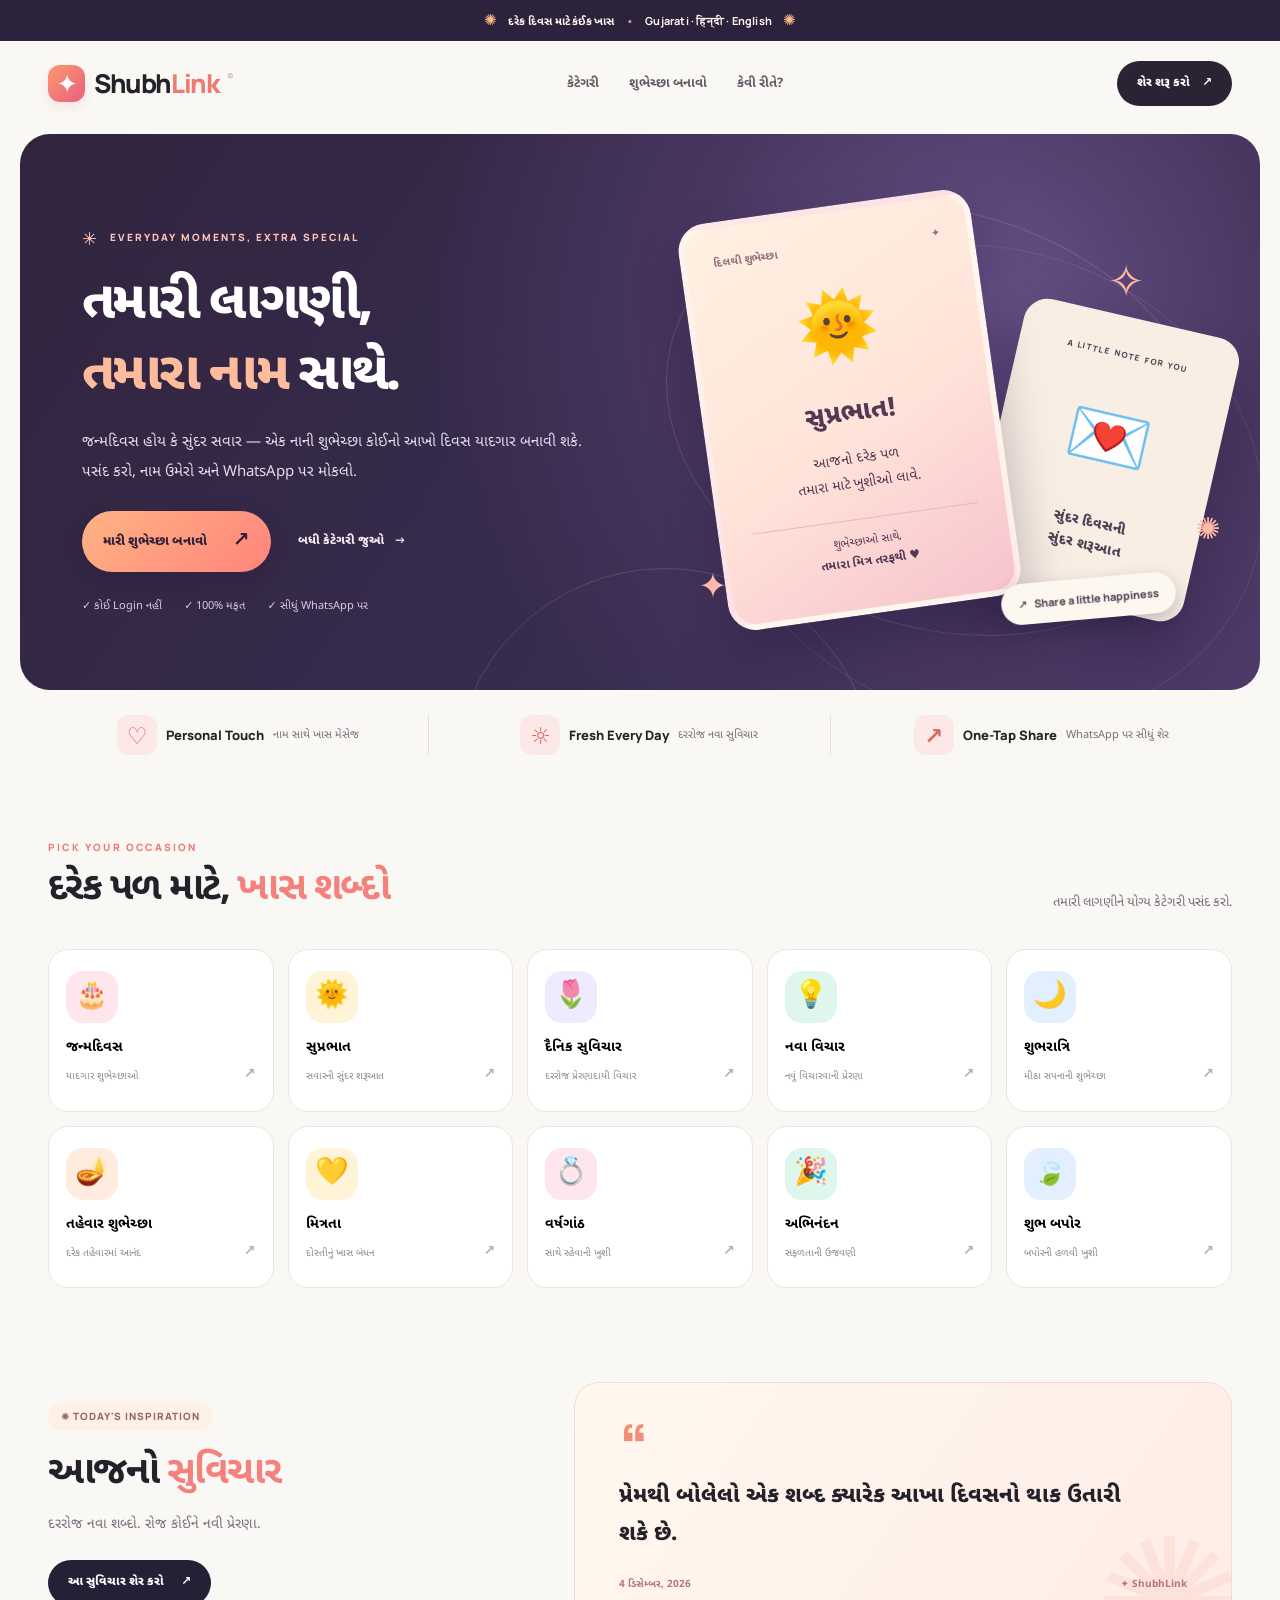
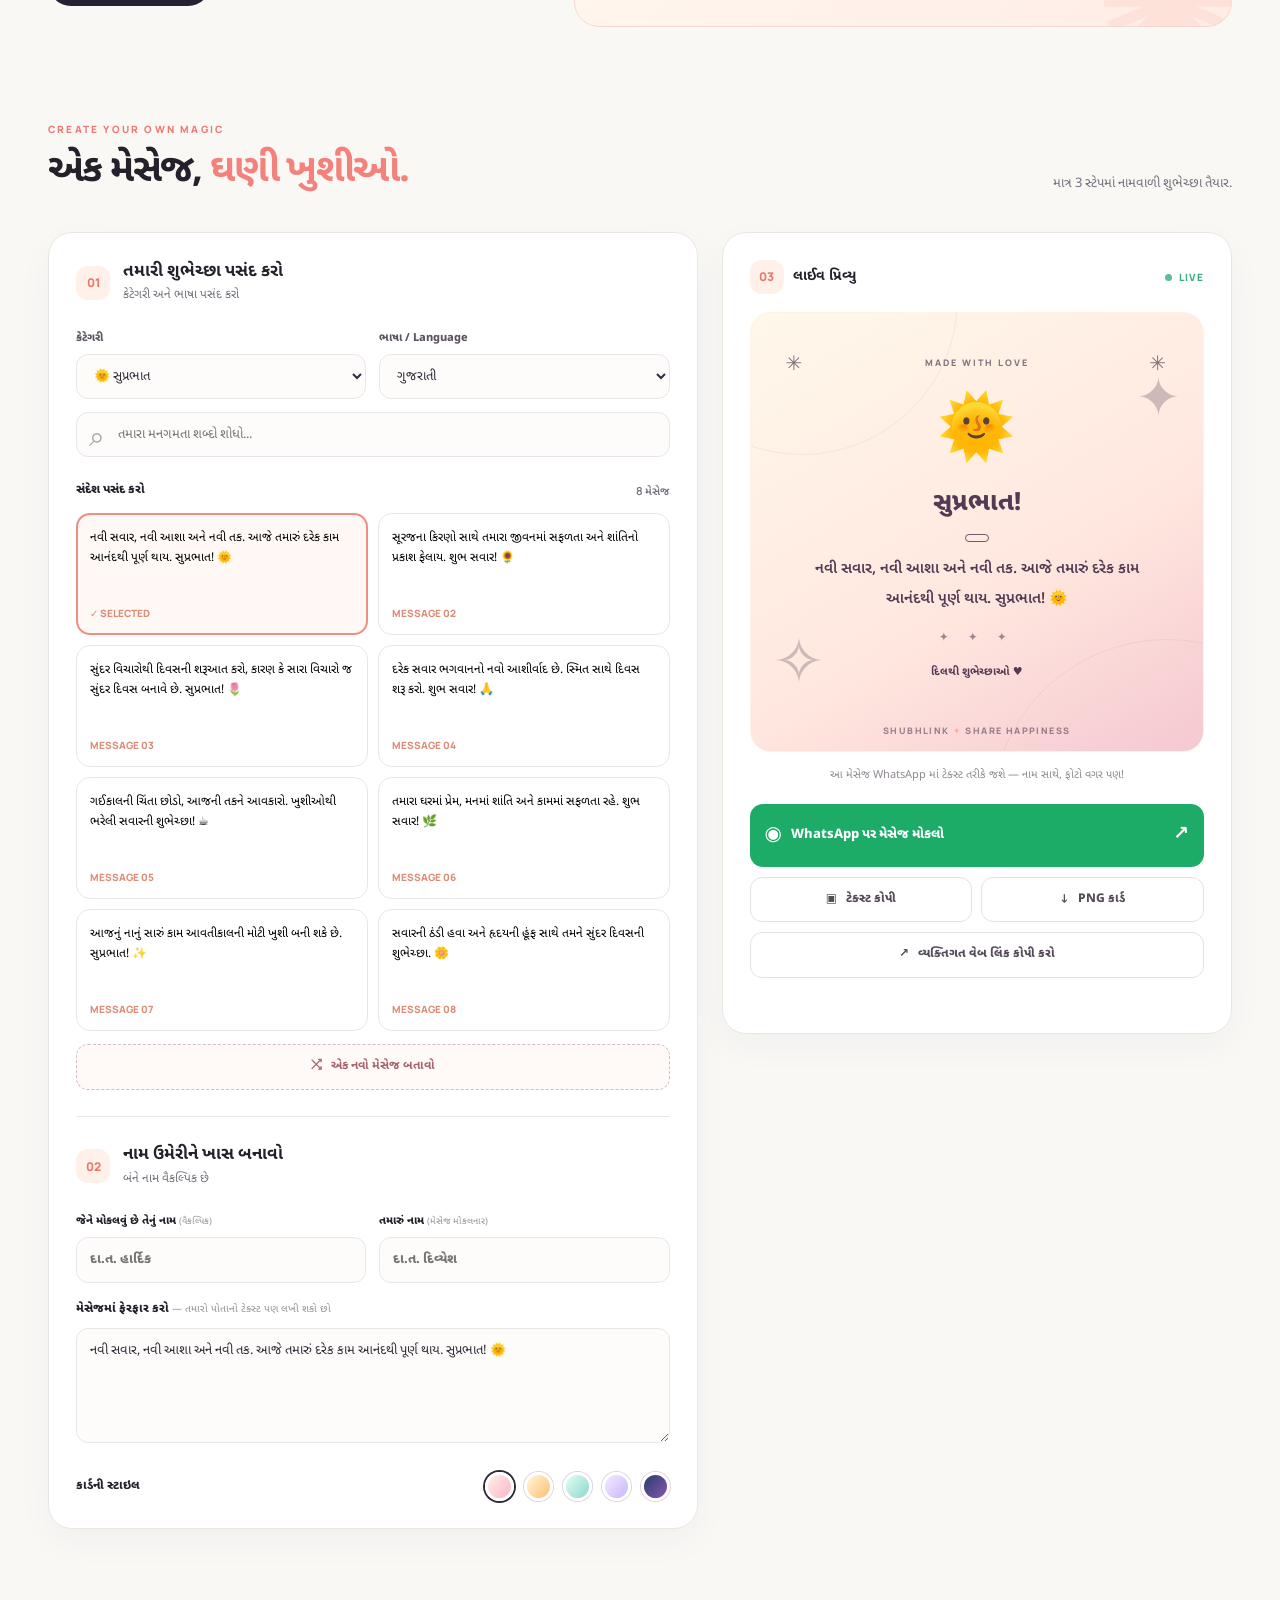
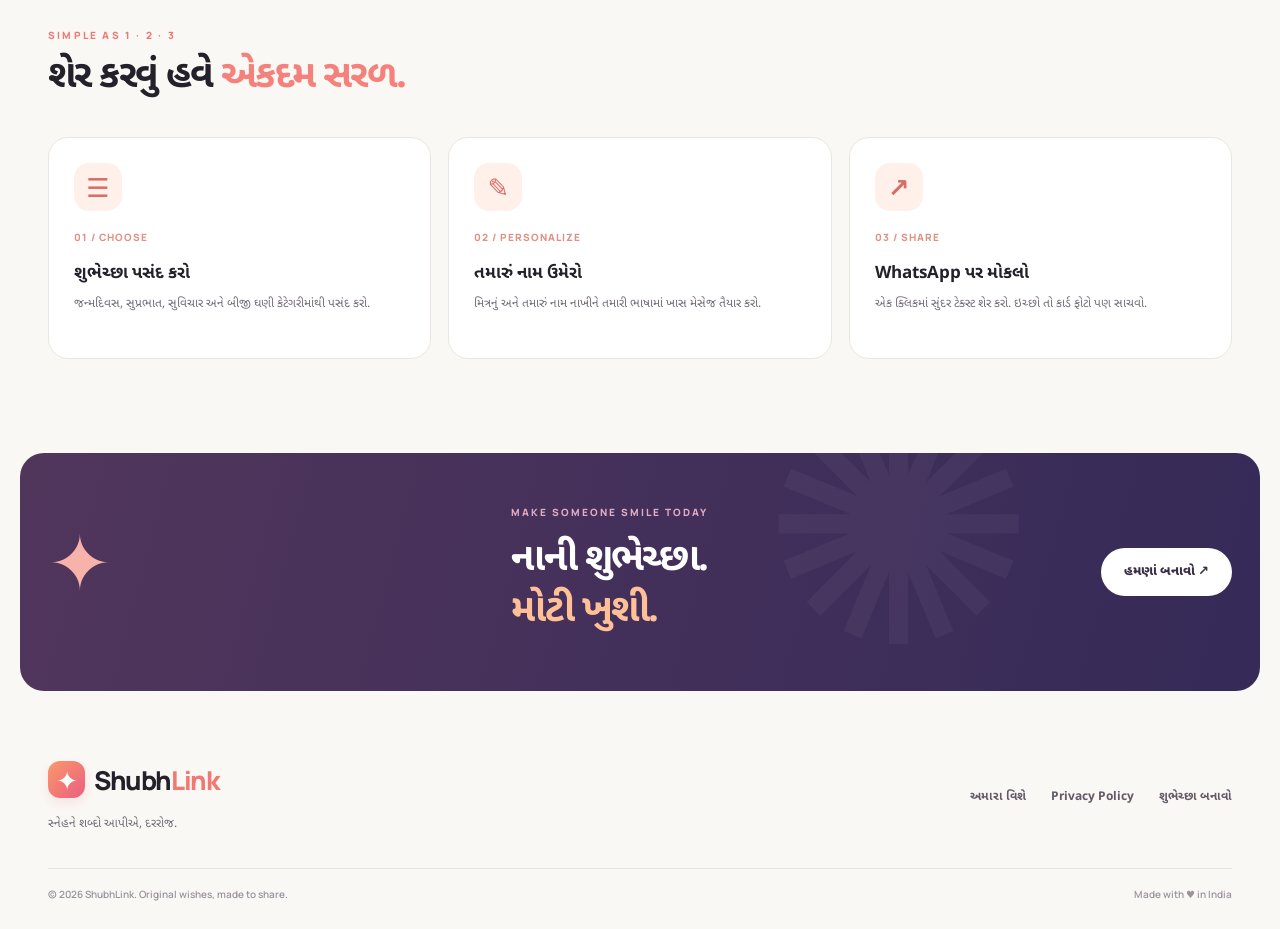
<file: index.html>
<!doctype html>
<html lang="gu">
<head>
  <meta charset="utf-8">
  <meta name="viewport" content="width=device-width,initial-scale=1,viewport-fit=cover">
  <meta name="theme-color" content="#f7f4f0">
  <meta name="description" content="ShubhLink પર Birthday, Good Morning, રોજના સુવિચાર અને નવા વિચારોની સુંદર શુભેચ્છા બનાવો. તમારું અને મિત્રનું નામ લખીને WhatsApp પર ટેક્સ્ટ કે લિંક શેર કરો.">
  <meta property="og:type" content="website">
  <meta property="og:title" content="ShubhLink — નામ સાથે દિલથી શુભેચ્છા">
  <meta property="og:description" content="જન્મદિવસ, સુપ્રભાત અને દૈનિક સુવિચાર તમારા નામ સાથે WhatsApp પર મોકલો.">
  <meta name="robots" content="index,follow">


  <link rel="preconnect" href="https://fonts.googleapis.com">
  <link rel="preconnect" href="https://fonts.gstatic.com" crossorigin>
  <link href="https://fonts.googleapis.com/css2?family=Noto+Sans+Gujarati:wght@400;500;600;700;800&family=Manrope:wght@400;500;600;700;800&display=swap" rel="stylesheet">
  <style>
:root{--ink:#24212a;--muted:#756e7b;--bg:#faf8f5;--line:#eae6e2;--coral:#f26d65;--purple:#6a4ad9;--font:'Noto Sans Gujarati','Manrope',system-ui,sans-serif;--latin:'Manrope','Noto Sans Gujarati',system-ui,sans-serif}*{box-sizing:border-box}html{scroll-behavior:smooth;scroll-padding-top:85px}body{margin:0;color:var(--ink);font-family:var(--font);background:var(--bg);line-height:1.65;-webkit-font-smoothing:antialiased}button,input,textarea,select{font:inherit}button,a{-webkit-tap-highlight-color:transparent}button{cursor:pointer}a{color:inherit;text-decoration:none}a:focus-visible,button:focus-visible,textarea:focus-visible,select:focus-visible,input:focus-visible{outline:3px solid #f8ae75;outline-offset:3px}button:disabled{cursor:not-allowed;opacity:.5}h1,h2,h3,p{margin-top:0}h1,h2{line-height:1.33}h2{font-size:clamp(26px,3vw,43px);letter-spacing:-1.6px;margin-bottom:6px}h2 em,h1 em{font-style:normal;color:#f4817b}h3{line-height:1.45}.wrap{max-width:1240px;padding-left:28px;padding-right:28px;margin:0 auto}.announcement{font:700 11px/1.5 var(--latin);letter-spacing:.2px;background:#2d223c;color:#fff8f2;text-align:center;padding:9px 10px}.announcement .sun{color:#feb884;font-size:15px;margin:0 9px}.announce-dot{color:#d28adf;margin:0 9px}.site-header{max-width:1240px;margin:auto;padding:20px 28px;display:flex;align-items:center;justify-content:space-between;gap:20px}.brand{display:inline-flex;align-items:center;gap:9px;white-space:nowrap;font:800 26px/1 var(--latin);letter-spacing:-1.4px}.brand-icon{width:37px;height:37px;display:grid;place-items:center;border-radius:12px;background:linear-gradient(135deg,#fa996b,#eb5e80);color:#fff;font-size:26px;box-shadow:0 5px 12px #e8757629}.brand-em{color:#f07971}.brand-reg{font:700 10px var(--latin);align-self:flex-start;margin-top:5px;color:#c1aab4}.header-nav{display:flex;gap:30px;align-items:center;font-size:13px;font-weight:700;color:#625b64}.header-nav a:hover,.text-link:hover{color:#f26d65}.nav-cta{font-size:12px;font-weight:800;background:#292333;color:#fff;padding:13px 20px;border-radius:100px;white-space:nowrap}.nav-cta span{margin-left:9px}.nav-cta:hover{background:#44345d}.hero{position:relative;display:grid;grid-template-columns:1.02fr .98fr;min-height:540px;border-radius:30px;background:radial-gradient(circle at 78% 30%,#665186 0,#493660 28%,transparent 54%),linear-gradient(124deg,#31243e,#392e52 67%,#513c6f);overflow:hidden;color:#fff;padding-top:66px;padding-bottom:50px;margin-top:8px}.hero:after{content:'';position:absolute;width:420px;height:420px;left:35%;bottom:-300px;border:1px solid #ffffff20;border-radius:50%}.hero-content{position:relative;z-index:3;max-width:570px;align-self:center;padding-left:34px}.eyebrow{font:800 10px/1.4 var(--latin);letter-spacing:2px;color:#ffc7ba;margin-bottom:19px}.eyebrow-bloom{font-size:18px;vertical-align:middle;margin-right:7px}.hero h1{font-size:clamp(38px,4.1vw,64px);letter-spacing:-2.9px;line-height:1.36;font-weight:800;margin-bottom:16px}.hero h1 em{color:#ffbc9c}.hero-description{font-size:15px;line-height:1.95;color:#e4dce8;max-width:510px;margin-bottom:24px}.hero-cta-row{display:flex;align-items:center;gap:27px;flex-wrap:wrap}.primary-button{display:inline-flex;align-items:center;gap:26px;border-radius:60px;padding:14px 21px;background:linear-gradient(135deg,#ffb384,#ff847c);color:#322238;font-size:13px;font-weight:800;box-shadow:0 10px 25px #21112733}.primary-button span{font-size:20px}.primary-button:hover{filter:brightness(1.06);transform:translateY(-1px)}.text-link{font-size:12px;font-weight:800;color:#f6ebee}.text-link span{margin-left:7px}.hero-points{display:flex;flex-wrap:wrap;gap:12px 22px;margin-top:25px;font-size:11px;color:#d9ccdf}.hero-illustration{position:relative;min-height:440px}.orbit{position:absolute;border:1px solid #ffffff21;border-radius:50%;inset:12px 12px 12px 8px;transform:rotate(18deg)}.orbit-two{inset:49px -35px -80px 60px;border-color:#ffffff14}.note{position:absolute;box-shadow:0 28px 50px #170b3044}.note-back{width:220px;height:290px;background:#f9eee3;color:#524057;border-radius:24px;transform:rotate(13deg);right:18px;top:115px;text-align:center;padding:32px 18px}.note-mini{font:800 8px var(--latin);letter-spacing:1.5px}.note-back-emoji{font-size:68px;margin-top:31px}.note-back p{font-size:14px;font-weight:800;margin-top:12px}.note-front{width:295px;min-height:410px;background:linear-gradient(152deg,#fff1e2,#ffe3d9 55%,#f7c3cd);color:#533953;border-radius:28px;left:50px;top:5px;padding:27px;text-align:center;transform:rotate(-8deg);border:6px solid #ffffff73}.note-top{display:flex;justify-content:space-between;font-size:11px;font-weight:700;color:#95717e}.note-icon{font-size:66px;margin:22px auto 7px}.note-big{font-size:26px;font-weight:800}.note-front p{font-size:14px;line-height:1.8;margin:10px 0 22px}.note-sign{border-top:1px solid #b8838a55;padding-top:13px;font-size:11px;line-height:1.8}.note-sign strong{font-size:12px}.hero-spark{position:absolute;z-index:2;color:#ffb9a7}.spark1{font-size:45px;top:11%;right:15%}.spark2{font-size:35px;bottom:5%;left:8%}.spark3{font-size:30px;bottom:19%;right:2%}.hero-send{position:absolute;bottom:21px;right:56px;background:#fcf7ef;color:#594859;border-radius:30px;padding:13px 17px;font:800 11px var(--latin);z-index:5;transform:rotate(-5deg);box-shadow:0 7px 18px #120d253b}.hero-send span{margin-left:5px}.quick-promise{display:grid;grid-template-columns:repeat(3,1fr);gap:20px;margin-top:25px;margin-bottom:86px}.quick-promise>div{display:flex;align-items:center;gap:9px;justify-content:center;border-right:1px solid #e5dee4}.quick-promise>div:last-child{border-right:none}.promise-icon{width:40px;height:40px;display:grid;place-items:center;border-radius:12px;background:#fce8e6;color:#db6a67;font:700 23px var(--latin);flex:none}.quick-promise strong{font:800 13px var(--latin);white-space:nowrap}.quick-promise small{font-size:11px;color:var(--muted)}.section-intro{display:flex;align-items:end;justify-content:space-between;gap:24px;margin-bottom:27px}.section-intro p{color:var(--muted);font-size:13px;margin:0 0 9px}.small-head{display:block;color:#f07872;font:800 10px/1.3 var(--latin);letter-spacing:2.2px;margin-bottom:11px}.category-grid{display:grid;grid-template-columns:repeat(5,minmax(0,1fr));gap:14px}.category-tile{border:1px solid var(--line);background:#fff;border-radius:20px;text-align:left;padding:21px 17px;transition:transform .2s,border-color .2s,box-shadow .2s;min-height:160px}.category-tile:hover{transform:translateY(-4px);border-color:#f3c3be;box-shadow:0 13px 25px #3524340d}.tile-icon{display:grid;place-items:center;width:52px;height:52px;border-radius:17px;font-size:27px;margin-bottom:13px}.tile-pink{background:#ffe6ed}.tile-yellow{background:#fff3d8}.tile-lavender{background:#efebff}.tile-mint{background:#dff6ec}.tile-blue{background:#e1efff}.tile-peach{background:#ffecdf}.category-tile strong{display:block;font-size:14px;margin-bottom:4px}.category-tile small{color:#8d8791;font-size:10px}.tile-arrow{float:right;font:700 14px var(--latin);color:#b4aeb9}.today-section{display:grid;grid-template-columns:.85fr 1.15fr;gap:40px;align-items:center;margin-top:94px;margin-bottom:94px}.today-left h2{margin-top:18px}.today-left p{font-size:14px;color:var(--muted);margin-top:13px}.daily-badge{display:inline-flex;align-items:center;gap:8px;color:#8d6a59;background:#fff0e6;border-radius:30px;padding:7px 13px;font:800 10px/1.3 var(--latin);letter-spacing:1px}.today-button{border:none;background:#252035;color:#fff;border-radius:50px;padding:13px 20px;font-weight:800;font-size:12px;margin-top:10px}.today-button span{margin-left:14px}.today-button:hover{background:#4b355e}.today-quote{position:relative;min-height:244px;display:flex;flex-direction:column;justify-content:center;border:1px solid #f4dacd;border-radius:25px;background:linear-gradient(125deg,#fff8ee,#ffece7);padding:32px 44px;overflow:hidden}.today-quote:after{content:'✺';font:180px/1 var(--latin);color:#f8c2b344;position:absolute;right:-14px;bottom:-62px}.today-quotation{font:900 62px/1 var(--latin);color:#f38e76}.today-quote p{font-size:clamp(16px,1.8vw,22px);line-height:1.7;font-weight:800;max-width:530px;margin:1px 0 24px;position:relative;z-index:1}.quote-foot{display:flex;justify-content:space-between;gap:15px;color:#b47472;font-size:10px;font-weight:700;position:relative;z-index:1}.creator-section{padding-top:2px}.creator-heading{margin-bottom:28px}.creator-layout{display:grid;grid-template-columns:minmax(0,1.12fr) minmax(340px,.88fr);gap:24px;align-items:start}.studio-panel,.preview-panel{background:white;border:1px solid var(--line);border-radius:24px;padding:27px;box-shadow:0 12px 35px #3e32410a}.preview-panel{position:sticky;top:14px}.studio-header{display:flex;align-items:center;gap:13px;margin-bottom:23px}.step-pip{width:34px;height:34px;border-radius:12px;background:#fff0e9;color:#e7786b;display:grid;place-items:center;flex:none;font:800 12px var(--latin)}.studio-header h3{font-size:17px;margin:0 0 2px}.studio-header p{font-size:12px;color:var(--muted);margin:0}.filter-row{display:grid;grid-template-columns:1fr 1fr;gap:7px 13px}.field-label{font-size:11px;font-weight:800;color:#5b5361}.filter-row select,.name-fields input,.search-bar input,.custom-label+textarea{width:100%;background:#fdfcfb;border:1px solid #eae5e6;border-radius:12px;padding:11px 13px;font-size:13px;color:#312c38;outline-color:#e6a7a1}.filter-row select{appearance:auto;height:45px}.search-bar{display:flex;align-items:center;border:1px solid #eae5e6;background:#fdfcfb;border-radius:12px;padding-left:12px;margin-top:13px;color:#aaa3a9}.search-bar span{font:500 28px/1 var(--latin)}.search-bar input{border:none;background:transparent;outline:none;height:43px}.template-heading{display:flex;justify-content:space-between;align-items:center;margin:24px 0 12px;font-size:12px;font-weight:800}.template-count{font:600 11px var(--latin);color:var(--muted)}.template-grid{display:grid;grid-template-columns:1fr 1fr;gap:10px}.template-item{min-height:122px;border:1px solid #eae6e6;background:#fff;border-radius:14px;padding:14px 13px;text-align:left;display:flex;flex-direction:column;justify-content:space-between;gap:9px;transition:border-color .2s,background .2s}.template-item:hover{background:#fffbfa;border-color:#f3bbb5}.template-item.active{border:2px solid #f18e83;background:#fff8f5;padding:13px 12px}.template-item span{font-size:12px;line-height:1.7;display:-webkit-box;-webkit-line-clamp:3;-webkit-box-orient:vertical;overflow:hidden}.template-item small{color:#dc8d77;font:800 10px var(--latin)}.empty-state{grid-column:1/-1;border:1px dashed #e9dce0;padding:26px;text-align:center;border-radius:14px;font-size:13px;color:var(--muted)}.random-button{border:1px dashed #d4bdc1;background:#fffaf8;color:#a5646b;border-radius:12px;padding:12px;width:100%;margin-top:13px;font-size:12px;font-weight:700}.random-button:hover{background:#ffece9}.form-divider{height:1px;background:var(--line);margin:26px 0}.name-fields{display:grid;grid-template-columns:1fr 1fr;gap:13px;margin-bottom:17px}.name-fields label{font-size:11px;font-weight:800}.name-fields small,.custom-label small{color:#a49da4;font-weight:500}.name-fields input{display:block;margin-top:7px}.custom-label{display:block;font-size:12px;font-weight:800;margin-bottom:8px}.custom-label+textarea{min-height:100px;resize:vertical;line-height:1.75}.style-picker{margin-top:19px;display:flex;justify-content:space-between;align-items:center;gap:15px;font-size:12px;font-weight:800}.swatches{display:flex;gap:10px}.swatch{width:29px;height:29px;border-radius:50%;border:3px solid white;box-shadow:0 0 0 1px #ddd4d9}.swatch.active{box-shadow:0 0 0 2px #2f2a3a,0 0 0 5px #fff}.swatch.rose{background:linear-gradient(130deg,#fff0e5,#ffb4cb)}.swatch.sunshine{background:linear-gradient(130deg,#fff9db,#ffbd6f)}.swatch.mint{background:linear-gradient(130deg,#e2fff4,#8bd6cc)}.swatch.violet{background:linear-gradient(130deg,#f4ebff,#c7b7fa)}.swatch.midnight{background:linear-gradient(130deg,#2a3c6a,#855ab0)}.preview-header{display:flex;justify-content:space-between;align-items:center;margin-bottom:18px}.preview-header>div{display:flex;align-items:center;gap:9px;font-size:14px}.preview-hint{font:800 10px var(--latin);color:#3aab7e;letter-spacing:1px}.live-dot{display:inline-block;width:7px;height:7px;border-radius:50%;background:#59be94;margin-right:4px}.wish-card{position:relative;isolation:isolate;border-radius:21px;overflow:hidden;display:flex;align-items:center;justify-content:center;flex-direction:column;text-align:center;min-height:440px;padding:27px 35px 33px;background:linear-gradient(150deg,#fff8ea,#ffe7df 60%,#f5c8d0);color:#533b53;border:1px solid #fff1e5;transition:background .25s,color .25s}.wish-card:before,.wish-card:after{content:'';position:absolute;pointer-events:none;z-index:-1;border:1px solid currentColor;opacity:.07;border-radius:50%}.wish-card:before{width:310px;height:310px;top:-170px;left:-105px}.wish-card:after{width:350px;height:350px;bottom:-240px;right:-140px}.wish-card.theme-sunshine{background:linear-gradient(145deg,#fffbe6,#fff0c1 52%,#ffc778);color:#6c4a35}.wish-card.theme-mint{background:linear-gradient(145deg,#f1fff8,#d6f9e9 58%,#a4e1d8);color:#2b6258}.wish-card.theme-violet{background:linear-gradient(145deg,#fdf8ff,#ece1ff 55%,#d5c1f1);color:#5b4380}.wish-card.theme-midnight{background:linear-gradient(145deg,#202d5c,#433878 65%,#785b9e);color:#f9f5ff;border-color:#5c4c83}.card-pattern{position:absolute;opacity:.28}.pattern-a{font-size:54px;top:46px;right:22px}.pattern-b{font-size:63px;left:22px;bottom:30px}.card-topline{width:100%;display:flex;justify-content:space-between;align-items:center;gap:8px;font:800 9px var(--latin);letter-spacing:2px;opacity:.7;margin-bottom:20px}.card-topline span:first-child,.card-topline span:last-child{font-size:20px}.card-emoji{font-size:63px;line-height:1.2;margin-bottom:14px}.card-title{font-size:clamp(19px,2vw,25px);font-weight:800;margin-bottom:11px;line-height:1.5}.card-recipient{display:inline-block;border:1px solid currentColor;border-radius:25px;padding:3px 11px;margin-bottom:10px;font-size:12px;font-weight:800;opacity:.82}.card-message{font-size:clamp(13px,1.35vw,15px);line-height:2;max-width:355px;white-space:pre-line;overflow-wrap:anywhere;margin:3px auto 14px;font-weight:600}.card-sep{letter-spacing:8px;font-size:12px;opacity:.55}.card-sender{font-size:11px;margin:13px 0 25px;min-height:17px;white-space:pre-line;line-height:1.9;font-weight:700;overflow-wrap:anywhere}.card-brand{position:absolute;bottom:14px;letter-spacing:1.4px;font:800 9px var(--latin);opacity:.58}.card-brand span{color:#fc8b79}.preview-tip{font-size:11px;color:#8f8791;text-align:center;margin:14px 0 18px;line-height:1.8}.whatsapp-button{border:none;width:100%;border-radius:13px;padding:15px;background:#1dab68;color:#fff;font-size:13px;font-weight:800;display:flex;align-items:center;justify-content:center;gap:9px}.whatsapp-button:hover{background:#169257}.wa-mark{font-size:20px}.whatsapp-button>span:last-child{font-size:19px;margin-left:auto}.secondary-actions{display:grid;grid-template-columns:1fr 1fr;gap:9px;margin-top:10px}.secondary-actions button,.link-action{background:#fff;border:1px solid #e6e0e5;border-radius:12px;padding:12px 8px;font-size:12px;font-weight:800;color:#554b59}.secondary-actions button:hover,.link-action:hover{background:#fff4f0}.link-action{width:100%;margin-top:10px}.share-feedback{font-size:11px;color:#469771;text-align:center;min-height:18px;margin:10px 0 0}.recipient-banner{padding:16px 20px;background:#fff3e9;border:1px solid #f9d6c8;border-radius:16px;margin-bottom:22px;display:flex;justify-content:space-between;align-items:center;gap:15px}.recipient-banner[hidden]{display:none}.recipient-banner strong{font-size:14px}.recipient-banner p{margin:5px 0 0;font-size:12px;color:#936e68}.banner-action{background:#37283f;color:#fff;border:0;border-radius:30px;padding:10px 14px;font-weight:800;font-size:12px;white-space:nowrap}.how-section{margin-top:100px;margin-bottom:94px}.how-grid{display:grid;grid-template-columns:repeat(3,1fr);gap:17px}.how-grid article{background:white;border:1px solid var(--line);border-radius:20px;padding:25px;min-height:222px}.how-icon{display:grid;place-items:center;width:48px;height:48px;border-radius:15px;background:#fff0ea;color:#d86e68;font:700 26px var(--latin);margin-bottom:14px}.how-grid article>span{font:800 10px var(--latin);letter-spacing:1px;color:#de9285}.how-grid h3{margin:10px 0 7px;font-size:17px}.how-grid p{font-size:12px;color:var(--muted);line-height:1.9;margin:0}.bottom-cta{position:relative;min-height:238px;background:linear-gradient(105deg,#51365c,#352a58);border-radius:24px;color:#fff;display:flex;justify-content:space-between;align-items:center;gap:20px;padding-top:36px;padding-bottom:36px;overflow:hidden}.bottom-cta:after{content:'✺';position:absolute;right:18%;top:-100px;font:330px/1 var(--latin);color:#ffffff0a;pointer-events:none}.bottom-cta>div:not(.cta-star){z-index:1}.bottom-cta>div>span{font:800 10px var(--latin);letter-spacing:2px;color:#e2adc0}.bottom-cta h2{margin-top:10px;font-size:clamp(25px,3vw,39px)}.bottom-cta h2 em{color:#ffc098}.cta-star{font-size:76px;color:#f7b3aa;z-index:1;margin-right:7px}.white-button{display:inline-block;background:white;color:#392e44;border-radius:45px;padding:13px 23px;font-size:13px;font-weight:800;z-index:1;white-space:nowrap}.white-button:hover{background:#ffe4cf}.site-footer{margin-top:70px}.footer-primary{display:flex;justify-content:space-between;gap:25px;padding-bottom:33px}.footer-primary p{font-size:12px;color:var(--muted);margin:15px 0 0}.footer-links{display:flex;align-items:center;gap:25px;font-size:12px;font-weight:700;color:#625969}.footer-links a:hover{color:#e67c75}.footer-bottom{border-top:1px solid #eae4e6;padding:18px 0 28px;display:flex;justify-content:space-between;gap:20px;font:600 10px var(--latin);color:#9a939c}.legal-wrap{max-width:850px;margin:40px auto 100px;padding:0 24px}.legal-wrap h1{font-size:clamp(29px,4vw,46px);letter-spacing:-1px}.legal-wrap h2{font-size:20px;margin-top:35px;letter-spacing:0}.legal-wrap p,.legal-wrap li{color:#655e6c;font-size:14px;line-height:2}.legal-wrap .legal-note{background:#fff2e8;border-radius:12px;padding:16px 20px;margin-top:23px}
@media(max-width:1020px){.hero-content{padding-left:10px}.hero h1{font-size:clamp(36px,4.3vw,56px)}.note-front{left:12px}.note-back{right:-11px}.hero-send{right:14px}.category-grid{grid-template-columns:repeat(5,1fr)}.category-tile{padding:16px 11px}.creator-layout{grid-template-columns:1fr 1fr;gap:14px}.studio-panel,.preview-panel{padding:20px}.card-message{font-size:12px}.wish-card{padding:24px 20px}}
@media(max-width:760px){.wrap{padding-left:18px;padding-right:18px}.site-header{padding:15px 18px}.brand{font-size:22px}.brand-icon{width:33px;height:33px;font-size:23px}.header-nav{display:none}.nav-cta{font-size:11px;padding:10px 13px}.hero{display:flex;flex-direction:column;padding-top:45px;padding-bottom:0;margin-top:2px;border-radius:22px;min-height:0}.hero-content{padding-left:6px;padding-right:6px}.hero h1{font-size:clamp(35px,7vw,53px);letter-spacing:-1.8px}.hero-description{font-size:13px}.hero-illustration{min-height:370px;margin-top:18px}.note-front{left:calc(50% - 148px);width:280px;top:9px;transform:rotate(-7deg);min-height:350px;padding:20px}.note-icon{font-size:48px;margin:15px auto 4px}.note-big{font-size:22px}.note-front p{font-size:13px;margin:9px 0}.note-back{right:8%;top:82px;width:165px;height:222px;padding:20px 10px}.note-back-emoji{font-size:42px}.hero-send{bottom:8px;right:8%;padding:9px 14px}.quick-promise{grid-template-columns:1fr 1fr 1fr;gap:8px;margin-top:25px;margin-bottom:60px}.quick-promise>div{flex-direction:column;align-items:center;text-align:center;gap:5px}.quick-promise strong{font-size:10px}.quick-promise small{font-size:9px}.promise-icon{width:37px;height:37px}.category-grid{grid-template-columns:repeat(2,minmax(0,1fr))}.category-tile{min-height:142px;padding:15px}.section-intro{display:block}.section-intro p{margin-top:14px}.today-section{grid-template-columns:1fr;gap:24px;margin-top:60px;margin-bottom:65px}.today-quote{padding:25px;min-height:215px}.creator-layout{grid-template-columns:1fr}.studio-panel,.preview-panel{padding:19px}.preview-panel{position:static}.wish-card{max-width:490px;margin:0 auto;min-height:425px}.card-message{font-size:14px}.how-section{margin-top:75px;margin-bottom:60px}.how-grid{grid-template-columns:1fr;gap:11px}.how-grid article{min-height:0}.bottom-cta{display:block;min-height:220px;padding-top:35px;padding-bottom:35px}.cta-star{position:absolute;right:35px;top:15px;font-size:45px}.white-button{margin-top:15px}.site-footer{margin-top:55px}.footer-primary,.footer-bottom{flex-direction:column}.footer-links{flex-wrap:wrap;gap:16px}.footer-bottom{gap:8px}}
@media(max-width:410px){.announcement{font-size:9px}.hero{padding-top:34px}.hero h1{font-size:34px}.hero-cta-row{gap:14px}.hero-points{gap:7px 12px;font-size:10px}.text-link{font-size:11px}.hero-illustration{min-height:346px}.note-front{width:235px;min-height:316px;left:calc(50% - 125px)}.note-back{right:-3%;width:150px;top:65px}.note-front p{font-size:12px}.note-sign{font-size:10px}.category-tile strong{font-size:12px}.studio-panel,.preview-panel{padding:15px}.name-fields,.template-grid{gap:8px}.name-fields{grid-template-columns:1fr}.template-item{min-height:135px}.whatsapp-button{font-size:12px}.card-title{font-size:20px}.card-message{font-size:12px}.wish-card{padding:20px;min-height:394px}.recipient-banner{flex-direction:column;align-items:stretch}}
@media(prefers-reduced-motion:reduce){*,*:before,*:after{scroll-behavior:auto!important;transition:none!important}}

  </style>


  <title>ShubhLink — તમારી લાગણી, તમારા નામ સાથે</title>
  <script async src="https://pagead2.googlesyndication.com/pagead/js/adsbygoogle.js?client=ca-pub-5145666671514627" crossorigin="anonymous"></script>
</head>
<body>
  <div class="announcement"><span class="sun">✺</span> દરેક દિવસ માટે કંઈક ખાસ <span class="announce-dot">•</span> Gujarati · हिन्दी · English <span class="sun">✺</span></div>
  <header class="site-header">
    <a class="brand" href="#home" aria-label="ShubhLink Home"><span class="brand-icon">✦</span><span>Shubh<span class="brand-em">Link</span></span><span class="brand-reg">®</span></a>
    <nav class="header-nav" aria-label="મુખ્ય મેનુ"><a href="#categories">કેટેગરી</a><a href="#create">શુભેચ્છા બનાવો</a><a href="#how">કેવી રીતે?</a></nav>
    <a href="#create" class="nav-cta">શેર શરૂ કરો <span aria-hidden="true">↗</span></a>
  </header>
  <main id="home">
    <section class="hero wrap" aria-label="સ્વાગત">
      <div class="hero-content">
        <div class="eyebrow"><span class="eyebrow-bloom">✳</span> EVERYDAY MOMENTS, EXTRA SPECIAL</div>
        <h1>તમારી લાગણી,<br><em>તમારા નામ</em> સાથે.</h1>
        <p class="hero-description">જન્મદિવસ હોય કે સુંદર સવાર — એક નાની શુભેચ્છા કોઈનો આખો દિવસ યાદગાર બનાવી શકે. પસંદ કરો, નામ ઉમેરો અને WhatsApp પર મોકલો.</p>
        <div class="hero-cta-row"><a class="primary-button" href="#create">મારી શુભેચ્છા બનાવો <span>↗</span></a><a href="#categories" class="text-link">બધી કેટેગરી જુઓ <span>→</span></a></div>
        <div class="hero-points"><span>✓ કોઈ Login નહીં</span><span>✓ 100% મફત</span><span>✓ સીધું WhatsApp પર</span></div>
      </div>
      <div class="hero-illustration" aria-hidden="true">
        <div class="orbit orbit-one"></div><div class="orbit orbit-two"></div>
        <span class="hero-spark spark1">✧</span><span class="hero-spark spark2">✦</span><span class="hero-spark spark3">✺</span>
        <div class="note note-back"><div class="note-mini">A LITTLE NOTE FOR YOU</div><div class="note-back-emoji">💌</div><p>સુંદર દિવસની<br>સુંદર શરૂઆત</p></div>
        <div class="note note-front"><div class="note-top"><span>દિલથી શુભેચ્છા</span><span>✦</span></div><div class="note-icon">🌞</div><div class="note-big">સુપ્રભાત!</div><p>આજનો દરેક પળ<br>તમારા માટે ખુશીઓ લાવે.</p><div class="note-sign">શુભેચ્છાઓ સાથે,<br><strong>તમારા મિત્ર તરફથી ♥</strong></div></div>
        <div class="hero-send">↗ <span>Share a little happiness</span></div>
      </div>
    </section>
    <section class="quick-promise wrap"><div><span class="promise-icon">♡</span><strong>Personal Touch</strong><small>નામ સાથે ખાસ મેસેજ</small></div><div><span class="promise-icon">☼</span><strong>Fresh Every Day</strong><small>દરરોજ નવા સુવિચાર</small></div><div><span class="promise-icon">↗</span><strong>One-Tap Share</strong><small>WhatsApp પર સીધું શેર</small></div></section>
    <section class="category-section wrap" id="categories"><div class="section-intro"><div><span class="small-head">PICK YOUR OCCASION</span><h2>દરેક પળ માટે, <em>ખાસ શબ્દો</em></h2></div><p>તમારી લાગણીને યોગ્ય કેટેગરી પસંદ કરો.</p></div><div id="categoryGrid" class="category-grid" aria-label="શુભેચ્છા કેટેગરી"></div></section>
    <section class="today-section wrap" aria-labelledby="todayHeading"><div class="today-left"><div class="daily-badge">✺ TODAY'S INSPIRATION</div><h2 id="todayHeading">આજનો <em>સુવિચાર</em></h2><p>દરરોજ નવા શબ્દો. રોજ કોઈને નવી પ્રેરણા.</p><button type="button" id="useDaily" class="today-button">આ સુવિચાર શેર કરો <span>↗</span></button></div><div class="today-quote"><div class="today-quotation">“</div><p id="dailyQuoteText">દરેક સવાર નવા અવસર લઈને આવે છે.</p><div class="quote-foot"><span id="dailyDate">આજનો વિચાર</span><span>✦ ShubhLink</span></div></div></section>
    <section class="creator-section wrap" id="create"><div class="section-intro creator-heading"><div><span class="small-head">CREATE YOUR OWN MAGIC</span><h2>એક મેસેજ, <em>ઘણી ખુશીઓ.</em></h2></div><p>માત્ર 3 સ્ટેપમાં નામવાળી શુભેચ્છા તૈયાર.</p></div>
      <div id="recipientBanner" class="recipient-banner" hidden><div><strong id="recipientHeading">તમારા માટે ખાસ શુભેચ્છા 💌</strong><p id="recipientSub">તમારા મિત્રએ આ શુભેચ્છા મોકલી છે.</p></div><button type="button" id="createYourOwn" class="banner-action">મારી પણ બનાવું ↗</button></div>
      <div class="creator-layout">
        <div class="studio-panel">
          <div class="studio-header"><span class="step-pip">01</span><div><h3>તમારી શુભેચ્છા પસંદ કરો</h3><p>કેટેગરી અને ભાષા પસંદ કરો</p></div></div>
          <div class="filter-row"><label class="field-label" for="categorySelect">કેટેગરી</label><label class="field-label" for="languageSelect">ભાષા / Language</label><select id="categorySelect" aria-label="કેટેગરી"></select><select id="languageSelect" aria-label="ભાષા"><option value="gu">ગુજરાતી</option><option value="hi">हिन्दी</option><option value="en">English</option></select></div>
          <div class="search-bar"><span aria-hidden="true">⌕</span><input type="search" id="messageSearch" placeholder="તમારા મનગમતા શબ્દો શોધો..." aria-label="શુભેચ્છા શોધો"></div>
          <div class="template-heading"><span>સંદેશ પસંદ કરો</span><span id="resultCount" class="template-count"></span></div>
          <div id="templateGrid" class="template-grid" aria-label="તૈયાર શુભેચ્છા મેસેજ"></div>
          <button type="button" class="random-button" id="randomButton">⤨ &nbsp; એક નવો મેસેજ બતાવો</button>
          <div class="form-divider"></div>
          <div class="studio-header"><span class="step-pip">02</span><div><h3>નામ ઉમેરીને ખાસ બનાવો</h3><p>બંને નામ વૈકલ્પિક છે</p></div></div>
          <div class="name-fields"><label>જેને મોકલવું છે તેનું નામ <small>(વૈકલ્પિક)</small><input id="recipientName" maxlength="50" placeholder="દા.ત. હાર્દિક" autocomplete="off"></label><label>તમારું નામ <small>(મેસેજ મોકલનાર)</small><input id="senderName" maxlength="50" placeholder="દા.ત. દિવ્યેશ" autocomplete="name"></label></div>
          <label class="custom-label" for="customMessage">મેસેજમાં ફેરફાર કરો <small>— તમારો પોતાનો ટેક્સ્ટ પણ લખી શકો છો</small></label><textarea id="customMessage" rows="4" maxlength="450" spellcheck="true"></textarea>
          <div class="style-picker"><span>કાર્ડની સ્ટાઇલ</span><div id="themeSwatches" class="swatches" role="group" aria-label="કાર્ડ કલર પસંદ કરો"><button data-theme="rose" type="button" class="swatch rose active" aria-label="ગુલાબી રંગ" aria-pressed="true"></button><button data-theme="sunshine" type="button" class="swatch sunshine" aria-label="સોનેરી રંગ" aria-pressed="false"></button><button data-theme="mint" type="button" class="swatch mint" aria-label="લીલો રંગ" aria-pressed="false"></button><button data-theme="violet" type="button" class="swatch violet" aria-label="જાંબલી રંગ" aria-pressed="false"></button><button data-theme="midnight" type="button" class="swatch midnight" aria-label="બ્લુ રંગ" aria-pressed="false"></button></div></div>
        </div>
        <aside class="preview-panel" aria-label="તમારી શુભેચ્છાની પ્રિવ્યુ"><div class="preview-header"><div><span class="step-pip">03</span><strong>લાઈવ પ્રિવ્યુ</strong></div><span class="preview-hint"><span class="live-dot"></span> LIVE</span></div>
          <div id="wishCard" class="wish-card theme-rose"><div class="card-pattern pattern-a">✦</div><div class="card-pattern pattern-b">✧</div><div class="card-topline"><span>✳</span><span>MADE WITH LOVE</span><span>✳</span></div><div id="cardEmoji" class="card-emoji">🎂</div><div id="cardTitle" class="card-title">જન્મદિવસની શુભેચ્છા!</div><div id="cardRecipient" class="card-recipient" hidden></div><p id="cardMessage" class="card-message"></p><div class="card-sep">✦ ✦ ✦</div><p id="cardSender" class="card-sender"></p><div class="card-brand">SHUBHLINK <span>✦</span> SHARE HAPPINESS</div></div>
          <p class="preview-tip">આ મેસેજ WhatsApp માં ટેક્સ્ટ તરીકે જશે — નામ સાથે, ફોટો વગર પણ!</p>
          <div class="share-stack"><button id="whatsappButton" type="button" class="whatsapp-button"><span class="wa-mark">◉</span> WhatsApp પર મેસેજ મોકલો <span>↗</span></button><div class="secondary-actions"><button type="button" id="copyButton">▣ &nbsp; ટેક્સ્ટ કોપી</button><button type="button" id="downloadButton">↓ &nbsp; PNG કાર્ડ</button></div><button class="link-action" type="button" id="copyLinkButton">↗ &nbsp; વ્યક્તિગત વેબ લિંક કોપી કરો</button><p id="shareFeedback" class="share-feedback" role="status" aria-live="polite"></p></div>
        </aside>
      </div>
    </section>
    <section class="how-section wrap" id="how"><div class="section-intro"><div><span class="small-head">SIMPLE AS 1 · 2 · 3</span><h2>શેર કરવું હવે <em>એકદમ સરળ.</em></h2></div></div><div class="how-grid"><article><div class="how-icon">☰</div><span>01 / CHOOSE</span><h3>શુભેચ્છા પસંદ કરો</h3><p>જન્મદિવસ, સુપ્રભાત, સુવિચાર અને બીજી ઘણી કેટેગરીમાંથી પસંદ કરો.</p></article><article><div class="how-icon">✎</div><span>02 / PERSONALIZE</span><h3>તમારું નામ ઉમેરો</h3><p>મિત્રનું અને તમારું નામ નાખીને તમારી ભાષામાં ખાસ મેસેજ તૈયાર કરો.</p></article><article><div class="how-icon">↗</div><span>03 / SHARE</span><h3>WhatsApp પર મોકલો</h3><p>એક ક્લિકમાં સુંદર ટેક્સ્ટ શેર કરો. ઇચ્છો તો કાર્ડ ફોટો પણ સાચવો.</p></article></div></section>
    <section class="bottom-cta wrap"><div class="cta-star">✦</div><div><span>MAKE SOMEONE SMILE TODAY</span><h2>નાની શુભેચ્છા.<br><em>મોટી ખુશી.</em></h2></div><a href="#create" class="white-button">હમણાં બનાવો ↗</a></section>
  </main>
  <footer class="site-footer wrap"><div class="footer-primary"><div><a class="brand" href="#home"><span class="brand-icon">✦</span><span>Shubh<span class="brand-em">Link</span></span></a><p>સ્નેહને શબ્દો આપીએ, દરરોજ.</p></div><div class="footer-links"><a href="about.html">અમારા વિશે</a><a href="privacy.html">Privacy Policy</a><a href="#create">શુભેચ્છા બનાવો</a></div></div><div class="footer-bottom"><span>© <span id="year">2026</span> ShubhLink. Original wishes, made to share.</span><span>Made with ♥ in India</span></div></footer>
<script>
/* Original, locally stored wish templates. No backend or external data required. */
window.SHUBHLINK_DATA = {
  categories: [
    { id:'birthday', emoji:'🎂', gu:'જન્મદિવસ', en:'Birthday', hi:'जन्मदिन', desc:'યાદગાર શુભેચ્છાઓ', color:'pink' },
    { id:'morning', emoji:'🌞', gu:'સુપ્રભાત', en:'Good Morning', hi:'सुप्रभात', desc:'સવારની સુંદર શરૂઆત', color:'yellow' },
    { id:'suvichar', emoji:'🌷', gu:'દૈનિક સુવિચાર', en:'Daily Thoughts', hi:'सुविचार', desc:'દરરોજ પ્રેરણાદાયી વિચાર', color:'lavender' },
    { id:'newthought', emoji:'💡', gu:'નવા વિચાર', en:'Fresh Ideas', hi:'नई सोच', desc:'નવું વિચારવાની પ્રેરણા', color:'mint' },
    { id:'night', emoji:'🌙', gu:'શુભરાત્રિ', en:'Good Night', hi:'शुभ रात्रि', desc:'મીઠા સપનાની શુભેચ્છા', color:'blue' },
    { id:'festival', emoji:'🪔', gu:'તહેવાર શુભેચ્છા', en:'Festivals', hi:'त्योहार', desc:'દરેક તહેવારમાં આનંદ', color:'peach' },
    { id:'friendship', emoji:'💛', gu:'મિત્રતા', en:'Friendship', hi:'दोस्ती', desc:'દોસ્તીનું ખાસ બંધન', color:'yellow' },
    { id:'anniversary', emoji:'💍', gu:'વર્ષગાંઠ', en:'Anniversary', hi:'सालगिरह', desc:'સાથે રહેવાની ખુશી', color:'pink' },
    { id:'congrats', emoji:'🎉', gu:'અભિનંદન', en:'Congratulations', hi:'बधाई', desc:'સફળતાની ઉજવણી', color:'mint' },
    { id:'afternoon', emoji:'🍃', gu:'શુભ બપોર', en:'Good Afternoon', hi:'शुभ दोपहर', desc:'બપોરની હળવી ખુશી', color:'blue' },
  ],
  wishes: {
    gu: {
      birthday: [
        'તમારા જીવનનું દરેક નવું વર્ષ પ્રેમ, સ્વાસ્થ્ય અને સુંદર સંભારણાં લઈને આવે. જન્મદિવસની હાર્દિક શુભકામનાઓ! 🎂',
        'આજે તમારા ચહેરા પર જેટલું સ્મિત છે, એટલી જ ખુશીઓ આખું વર્ષ તમારી સાથે રહે. હેપ્પી બર્થડે! 🎈',
        'સપનાં મોટાં જુઓ, દિલથી જીવો અને દરેક નવી શરૂઆતને ઉત્સવ બનાવો. જન્મદિવસ મુબારક! ✨',
        'તમારા દરેક પગલે સફળતા મળે, દરેક સંબંધમાં સ્નેહ રહે અને દરેક દિવસ નવી આશા લાવે. જન્મદિવસની શુભેચ્છા! 💐',
        'જીવનની સફરમાં ખુશીના રંગ ક્યારેય ઓછા ન પડે. આવનારા વર્ષ માટે ખૂબ ખૂબ શુભકામનાઓ! 🎁',
        'એક ખાસ વ્યક્તિ માટે એક ખાસ દિવસ. તમે હંમેશાં હસતા રહો, ખીલતા રહો અને આગળ વધતા રહો. 🎂',
        'આકાશ જેટલી આશાઓ અને ફૂલો જેટલી ખુશીઓ તમને મળે. તમારા જન્મદિવસે દિલથી શુભેચ્છાઓ! 🌸',
        'આજના દિવસની દરેક પળ તમારા માટે સુંદર યાદ બની રહે. જન્મદિવસની ખૂબ ખૂબ શુભેચ્છાઓ! 🥳'
      ],
      morning: [
        'નવી સવાર, નવી આશા અને નવી તક. આજે તમારું દરેક કામ આનંદથી પૂર્ણ થાય. સુપ્રભાત! 🌞',
        'સૂરજના કિરણો સાથે તમારા જીવનમાં સફળતા અને શાંતિનો પ્રકાશ ફેલાય. શુભ સવાર! 🌻',
        'સુંદર વિચારોથી દિવસની શરૂઆત કરો, કારણ કે સારા વિચારો જ સુંદર દિવસ બનાવે છે. સુપ્રભાત! 🌷',
        'દરેક સવાર ભગવાનનો નવો આશીર્વાદ છે. સ્મિત સાથે દિવસ શરૂ કરો. શુભ સવાર! 🙏',
        'ગઈકાલની ચિંતા છોડો, આજની તકને આવકારો. ખુશીઓથી ભરેલી સવારની શુભેચ્છા! ☕',
        'તમારા ઘરમાં પ્રેમ, મનમાં શાંતિ અને કામમાં સફળતા રહે. શુભ સવાર! 🌿',
        'આજનું નાનું સારું કામ આવતીકાલની મોટી ખુશી બની શકે છે. સુપ્રભાત! ✨',
        'સવારની ઠંડી હવા અને હૃદયની હૂંફ સાથે તમને સુંદર દિવસની શુભેચ્છા. 🌼'
      ],
      suvichar: [
        'સફળતા હંમેશાં મોટા પગલાંથી નથી મળતી; રોજનાં નાના સાચાં પગલાં પણ મંઝિલ સુધી પહોંચાડે છે.',
        'સારો સ્વભાવ એવી સંપત્તિ છે, જે વહેંચવાથી ઓછી નહીં પરંતુ વધુ થાય છે.',
        'જે માણસ આભાર માનવાનું શીખે છે, તેને સામાન્ય દિવસમાં પણ ખુશી મળી જાય છે.',
        'સાચી શાંતિ ત્યારે મળે છે જ્યારે આપણે પોતાની તુલના બીજાની સાથે કરવાનું છોડી દઈએ.',
        'સમયનો સન્માન કરો; કારણ કે સમય જ જીવનની સૌથી કિંમતી ભેટ છે.',
        'વાણીમાં મીઠાશ અને વર્તનમાં સાદગી હોય, તો સંબંધો લાંબા સમય સુધી ખીલે છે.',
        'તમારી પરિસ્થિતિ તમારો અંતિમ પરિચય નથી; તમારી હિંમત જ તમારી ઓળખ બનાવે છે.',
        'પ્રેમથી બોલેલો એક શબ્દ ક્યારેક આખા દિવસનો થાક ઉતારી શકે છે.'
      ],
      newthought: [
        'આજે પોતાને એક પ્રશ્ન પૂછો: હું ગઈકાલ કરતાં એક ટકું વધુ સારું શું કરી શકું?',
        'માર્ગ ન મળે તો નવો રસ્તો શોધો; ઘણી વાર નવી શરૂઆતમાં જ અસલી તક છુપાયેલી હોય છે.',
        'વિચાર બદલવાથી જિંદગી તરત નથી બદલાતી, પરંતુ જિંદગી બદલવાની શરૂઆત ચોક્કસ થાય છે.',
        'નાની શરૂઆતની શરમ ન રાખો. દરેક મોટું સપનું એક દિવસ નાના પ્રયાસથી જ શરૂ થયું હતું.',
        'તમારા વિચારોને પાંખ આપો, પરંતુ પગ હંમેશાં મહેનતની જમીન પર રાખો.',
        'આજે કોઈ એક નવી વાત શીખો; આવતીકાલનો આત્મવિશ્વાસ આજથી જ જન્મે છે.'
      ],
      night: [
        'આજના થાકને આરામ આપો અને આવતીકાલના સપનાંને જગ્યા આપો. શુભરાત્રિ! 🌙',
        'રાતનો અંધકાર યાદ અપાવે છે કે તારાઓ હંમેશાં પ્રકાશ આપવાનું જાણે છે. મીઠાં સપનાં! ✨',
        'દિવસ જેવો પણ ગયો હોય, મનમાં શાંતિ રાખીને સૂવો. કાલે નવી શરૂઆત છે. શુભરાત્રિ! 💫',
        'ભગવાન તમારી ઊંઘને શાંતિ અને આવતીકાલને આનંદથી ભરી દે. શુભરાત્રિ! 🙏',
        'થોડી શાંતિ, થોડું સ્મિત અને ઘણાં મીઠાં સપનાં — આ જ આજની રાતની શુભેચ્છા. 🌟',
        'ચિંતાઓને આજે વિરામ આપો. સુખદ નિંદ્રા અને સુંદર સવાર તમારી રાહ જુએ છે. 🌜'
      ],
      festival: [
        'આ પવિત્ર તહેવાર તમારા ઘરે આનંદ, એકતા અને સમૃદ્ધિનો પ્રકાશ ફેલાવે. હાર્દિક શુભકામનાઓ! 🪔',
        'તહેવારનો સાચો રંગ તો સાથે મળીને હસવામાં છે. પરિવાર સાથે યાદગાર ઉત્સવ માણો! 🎊',
        'ખુશીઓના દીવા પ્રગટે, સ્નેહના સંબંધો ખીલે અને દરેક ઘરમાં સુખ શાંતિ રહે. શુભ પર્વ! 🌸',
        'આનંદ વહેંચીએ, પ્રેમ વધારીએ અને તહેવારની દરેક ક્ષણને ખાસ બનાવીએ. શુભેચ્છાઓ! 🎉',
        'નવા ઉત્સાહ સાથે આ તહેવાર તમારા જીવનમાં સારા દિવસોની શરૂઆત કરે. શુભકામનાઓ! ✨'
      ],
      friendship: [
        'સાચો મિત્ર એ છે જે તમારી ચૂપમાં પણ તમારી વાત સમજી જાય. આપણી મિત્રતા હંમેશાં આવી જ રહે! 💛',
        'સમય બદલાય, રસ્તા બદલાય; પરંતુ દિલથી જોડાયેલી મિત્રતા ક્યારેય ઓછી ન થાય. 🤝',
        'મિત્રો સાથેની નાની નાની પળો જ જીવનની સૌથી મોટી યાદો બની જાય છે. 🌻',
        'સાચી મિત્રતામાં દરરોજ વાત કરવી જરૂરી નથી, એકબીજાના દિલમાં જગ્યા હોવી જરૂરી છે. 💌',
        'હસવાનું બહાનું અને મુશ્કેલીમાં હિંમત — બંનેનું બીજું નામ મિત્રતા છે. 💫'
      ],
      anniversary: [
        'સાથ, વિશ્વાસ અને પ્રેમનું બંધન આવનારા વર્ષોમાં વધુ મજબૂત બને. લગ્ન વર્ષગાંઠની શુભકામનાઓ! 💍',
        'એકબીજાના હાથમાં હાથ અને દિલમાં પ્રેમ હંમેશાં રહે. હેપ્પી એનિવર્સરી! 🌹',
        'દરેક નવા વર્ષે તમારો સાથ વધુ સુંદર સંભારણાં લખે. વર્ષગાંઠ મુબારક! ✨',
        'હાસ્ય, સમજણ અને સ્નેહથી ભરેલી જીવનયાત્રા માટે દિલથી શુભેચ્છાઓ. 💞',
        'જીવનભરના સાથની સુંદર ઉજવણી — તમારી વર્ષગાંઠ આનંદમય રહે! 💐'
      ],
      congrats: [
        'તમારી મહેનત અને વિશ્વાસે આજે સુંદર પરિણામ આપ્યું છે. આ સફળતા માટે હાર્દિક અભિનંદન! 🎉',
        'આ તો શરૂઆત છે! તમારી આવનારી સફર વધુ ઊંચાઈઓ સર કરે એવી શુભેચ્છા. 🌟',
        'નાની કે મોટી, દરેક સિદ્ધિ ઉજવણીને લાયક છે. ખૂબ ખૂબ અભિનંદન! 🥳',
        'તમે સાબિત કર્યું કે ધીરજ અને મહેનતનો રંગ સુંદર હોય છે. શુભકામનાઓ! 💐',
        'આ સિદ્ધિ તમને નવા સપનાં જોવાની પ્રેરણા આપે. સફળતા માટે હાર્દિક અભિનંદન! 🏆'
      ],
      afternoon: [
        'દિવસની દોડધામ વચ્ચે થોડું હસવાનું ભૂલશો નહીં. તમારી બપોર આનંદમય રહે! 🍃',
        'સવારના ઉત્સાહને બપોર સુધી સાચવો અને બાકીનો દિવસ સ્મિતથી ભરો. શુભ બપોર! ☀️',
        'થોડી રાહત, એક કપ ચા અને સારા વિચારો — બપોરની સુંદર ભેટ. ☕',
        'આજના દરેક પ્રયાસમાં નવો ઉત્સાહ અને દરેક પળમાં ખુશી મળે. શુભ બપોર! 🌼',
        'એક મીઠું સ્મિત મોકલું છું, જેથી તમારી બપોર વધુ સુંદર બની જાય. 💛'
      ]
    },
    hi: {
      birthday: [
        'आपका आने वाला साल खुशियों, अच्छे स्वास्थ्य और नए अवसरों से भरा रहे। जन्मदिन की हार्दिक शुभकामनाएँ! 🎂',
        'आपकी हर मुस्कान एक नई खूबसूरत याद बने। जन्मदिन बहुत-बहुत मुबारक! 🎈',
        'सपने बड़े हों, हौसले बुलंद हों और हर दिन कुछ नया सिखाए। हैप्पी बर्थडे! ✨'
      ],
      morning: [
        'नई सुबह एक नया मौका लेकर आई है। आपका आज का दिन खुशियों से भरा रहे। सुप्रभात! ☀️',
        'मुस्कुराकर दिन की शुरुआत करें, छोटी खुशियाँ बड़ी यादें बनाती हैं। शुभ प्रभात! 🌼',
        'सूरज की किरणों के साथ आपके जीवन में उम्मीद और शांति आए। सुप्रभात! 🌷'
      ],
      suvichar: [
        'छोटे-छोटे सही कदम भी एक दिन बड़ी मंज़िल तक पहुँचा देते हैं।',
        'अच्छा व्यवहार ऐसा धन है जो बाँटने से और बढ़ता है।',
        'अपने कल से बेहतर बनने की कोशिश करें, दूसरों से तुलना करने की नहीं।'
      ],
      newthought: [
        'हर नई शुरुआत के लिए सही समय का इंतज़ार मत कीजिए; आज से बेहतर दिन कौन-सा होगा?',
        'नई सोच वही है जो मुश्किल में भी रास्ता देख सके।',
        'रोज़ कुछ नया सीखने वाला मन कभी बूढ़ा नहीं होता।'
      ],
      night: [
        'दिन भर की थकान को आराम दीजिए, कल नई उम्मीदों के साथ आएगा। शुभ रात्रि! 🌙',
        'मीठे सपने और सुकून भरी नींद आपके साथ हो। शुभ रात्रि! ✨',
        'चिंताओं को आज के लिए यहीं छोड़ दें। कल फिर एक नई शुरुआत होगी। 🌟'
      ],
      festival: [
        'यह पावन पर्व आपके घर में प्रेम, सुख और समृद्धि लेकर आए। हार्दिक शुभकामनाएँ! 🪔',
        'त्योहार की असली खुशी अपनों के साथ बिताए पलों में है। शुभ पर्व! 🎊',
        'हर घर में खुशियाँ और हर दिल में अपनापन बना रहे। त्योहार की शुभकामनाएँ! 🌸'
      ],
      friendship: [
        'सच्चा दोस्त वह है जो बिना कहे भी दिल की बात समझ जाए। दोस्ती हमेशा बनी रहे! 💛',
        'अच्छे दोस्त जिंदगी के हर मौसम को खूबसूरत बना देते हैं। 🤝',
        'रास्ते बदल सकते हैं, मगर दिल से जुड़ी दोस्ती हमेशा खास रहती है। ✨'
      ],
      anniversary: [
        'आपका प्यार और साथ हर साल और मजबूत हो। सालगिरह की शुभकामनाएँ! 💍',
        'एक साथ बिताया हर पल नई सुंदर याद बनता रहे। हैप्पी एनिवर्सरी! 🌹',
        'विश्वास, स्नेह और हँसी से भरा आपका साथ यूँ ही चलता रहे। 💞'
      ],
      congrats: [
        'आपकी मेहनत रंग लाई। इस शानदार सफलता के लिए हार्दिक बधाई! 🎉',
        'यह सफलता आपकी अगली बड़ी उड़ान की शुरुआत बने। बहुत-बहुत बधाई! 🏆',
        'अपने सपने को सच करने पर आपको ढेर सारी शुभकामनाएँ! 🌟'
      ],
      afternoon: [
        'दिन की भागदौड़ में मुस्कुराना न भूलें। आपकी दोपहर शुभ हो! 🍃',
        'एक पल सुकून का, एक प्याली चाय और ढेर सारी खुशियाँ। शुभ दोपहर! ☕',
        'आपके बाकी दिन में नई ऊर्जा और सफलता बनी रहे। शुभ दोपहर! ☀️'
      ]
    },
    en: {
      birthday: [
        'May this new year of your life bring good health, beautiful memories, and amazing opportunities. Happy Birthday! 🎂',
        'Here’s to more laughter, kinder days, and dreams coming true. Have a wonderful birthday! 🎈',
        'A special day for a special person. Keep shining and keep smiling. Happy Birthday! ✨'
      ],
      morning: [
        'A new morning is a new chance to make life beautiful. Wishing you a bright day ahead! ☀️',
        'Start your day with gratitude and a little smile. Good Morning! 🌷',
        'May the sunshine bring fresh hope and peaceful moments into your life. Good Morning! 🌻'
      ],
      suvichar: [
        'Small, consistent steps can take you further than occasional giant leaps.',
        'Kindness is a gift that grows bigger every time you share it.',
        'Your greatest competition is who you were yesterday.'
      ],
      newthought: [
        'A fresh idea begins with one simple question: what could I try differently today?',
        'You do not need the perfect moment to begin; you need the courage to take the first step.',
        'Keep learning, keep asking, and keep making room for better ideas.'
      ],
      night: [
        'Let the worries of today rest. Tomorrow brings another fresh beginning. Good Night! 🌙',
        'Wishing you peaceful sleep, gentle dreams, and a beautiful tomorrow. ✨',
        'Close the day with gratitude, and let the night restore your strength. Good Night! 🌟'
      ],
      festival: [
        'May this celebration fill your home with warmth, love, and happiness. Happy festivities! 🪔',
        'The best celebrations are the moments we share with those we love. Warm wishes! 🎊',
        'Wishing you light, joy, and beautiful memories this festive season! 🌸'
      ],
      friendship: [
        'Real friends turn ordinary days into wonderful memories. So grateful for our friendship! 💛',
        'A good friend understands your silence and celebrates your smile. 🤝',
        'Distance can change our plans, but never the joy of true friendship. ✨'
      ],
      anniversary: [
        'Here’s to another year of love, laughter, and growing together. Happy Anniversary! 💍',
        'May every year add more beautiful stories to your journey together. 🌹',
        'Wishing you a lifetime of trust, joy, and little everyday adventures. 💞'
      ],
      congrats: [
        'Your hard work has paid off. Congratulations on this wonderful achievement! 🎉',
        'What a fantastic milestone! Wishing you even greater success ahead. 🏆',
        'You earned this moment. Celebrate it and keep reaching higher! 🌟'
      ],
      afternoon: [
        'A little pause and a big smile can make the afternoon brighter. Have a lovely day! 🍃',
        'Sending a warm wish for a peaceful, productive afternoon! ☀️',
        'Take a little break, enjoy your cup of tea, and keep smiling. Good Afternoon! ☕'
      ]
    }
  }
};

</script>
<script>
(() => {
  'use strict';
  const DATA = window.SHUBHLINK_DATA;
  if (!DATA) return;
  const $ = id => document.getElementById(id);
  const options = new Set(['rose','sunshine','mint','violet','midnight']);
  const langs = new Set(['gu','hi','en']);
  const categoryIds = new Set(DATA.categories.map(x => x.id));
  const titles = {
    gu:{birthday:'જન્મદિવસની શુભેચ્છા!',morning:'સુપ્રભાત!',suvichar:'આજનો સુવિચાર',newthought:'આજનો નવો વિચાર',night:'શુભરાત્રિ!',festival:'તહેવારની શુભેચ્છા!',friendship:'મિત્રતા અમૂલ્ય છે',anniversary:'વર્ષગાંઠની શુભેચ્છા!',congrats:'ખૂબ ખૂબ અભિનંદન!',afternoon:'શુભ બપોર!'},
    hi:{birthday:'जन्मदिन मुबारक!',morning:'सुप्रभात!',suvichar:'आज का सुविचार',newthought:'नई सोच',night:'शुभ रात्रि!',festival:'पर्व की शुभकामनाएँ!',friendship:'दोस्ती अनमोल है',anniversary:'सालगिरह मुबारक!',congrats:'बहुत बधाई!',afternoon:'शुभ दोपहर!'},
    en:{birthday:'Happy Birthday!',morning:'Good Morning!',suvichar:'Thought of the Day',newthought:'A Fresh Perspective',night:'Good Night!',festival:'Warm Festive Wishes!',friendship:'Cheers to Friendship',anniversary:'Happy Anniversary!',congrats:'Congratulations!',afternoon:'Good Afternoon!'}
  };
  const etiquette = {
    gu:{to:name=>`પ્રિય ${name} માટે 💌`,from:name=>`શુભેચ્છાઓ સાથે,\n${name} ❤️`,shareTo:name=>`💌 *પ્રિય ${name},*\n\n`,shareFrom:name=>`\n\n🌸 *શુભેચ્છાઓ સાથે — ${name}*`},
    hi:{to:name=>`प्रिय ${name} के लिए 💌`,from:name=>`शुभकामनाओं सहित,\n${name} ❤️`,shareTo:name=>`💌 *प्रिय ${name},*\n\n`,shareFrom:name=>`\n\n🌸 *शुभकामनाओं सहित — ${name}*`},
    en:{to:name=>`For ${name} 💌`,from:name=>`With love,\n${name} ❤️`,shareTo:name=>`💌 *Dear ${name},*\n\n`,shareFrom:name=>`\n\n🌸 *With best wishes — ${name}*`}
  };
  const qs = new URLSearchParams(window.location.search);
  function safeVal(v,max=60){return String(v||'').replace(/[<>\x00-\x1f\x7f]/g,' ').trim().slice(0,max)}
  function localGet(key){try{return localStorage.getItem(key)}catch{return null}}
  function localSet(key,val){try{localStorage.setItem(key,val)}catch{}}
  const initialCategory = categoryIds.has(qs.get('c')) ? qs.get('c') : 'morning';
  const initialLanguage = langs.has(qs.get('l')) ? qs.get('l') : (langs.has(localGet('sl_lang')) ? localGet('sl_lang') : 'gu');
  const initialTheme = options.has(qs.get('s')) ? qs.get('s') : 'rose';
  const state = {category:initialCategory,lang:initialLanguage,index:0,theme:initialTheme,custom:false,seed:0};
  const input = {sender:$('senderName'),recipient:$('recipientName'),msg:$('customMessage')};
  if (!input.sender || !input.recipient || !input.msg) return;
  input.sender.value=safeVal(qs.has('f')?qs.get('f'):localGet('sl_sender'),50);
  input.recipient.value=safeVal(qs.get('t'),50);
  if (qs.has('i')) {const i=Number(qs.get('i'));if(Number.isInteger(i)&&i>=0&&i<100)state.index=i;}
  const selected = () => DATA.wishes[state.lang][state.category];
  if (state.index>=selected().length)state.index=0;
  const dateIndex = () => Math.floor(new Date().setHours(0,0,0,0)/86400000);
  const isPersonalLink = qs.has('t')||qs.has('f')||qs.has('m');
  const chosen = () => DATA.categories.find(x=>x.id===state.category);
  const currentText = () => input.msg.value.trim();
  const publicBase = () => {
    const u = new URL(window.location.href);
    if(!['https:','http:'].includes(u.protocol)||['localhost','127.0.0.1','0.0.0.0'].includes(u.hostname)) return '';
    return u.origin+u.pathname;
  };
  const shareLink = () => {
    const base=publicBase(); if(!base)return '';
    const u=new URL(base);
    u.searchParams.set('c',state.category);
    u.searchParams.set('i',String(state.index));
    u.searchParams.set('l',state.lang);
    u.searchParams.set('s',state.theme);
    if(input.sender.value.trim())u.searchParams.set('f',safeVal(input.sender.value,50));
    if(input.recipient.value.trim())u.searchParams.set('t',safeVal(input.recipient.value,50));
    if(state.custom && currentText()!==selected()[state.index])u.searchParams.set('m',currentText().slice(0,450));
    return u.href;
  };
  const shareText = (includeLink=true) => {
    const lang=etiquette[state.lang],to=safeVal(input.recipient.value,50),from=safeVal(input.sender.value,50),body=currentText();
    let message=(to?lang.shareTo(to):'')+`*${titles[state.lang][state.category]}*\n\n`+body+(from?lang.shareFrom(from):'');
    if(includeLink && shareLink()) message+='\n\n🔗 '+shareLink();
    return message;
  };
  const feedback = message => {const n=$('shareFeedback');n.textContent=message;};
  function renderCategories(){
    const grid=$('categoryGrid');grid.replaceChildren();
    DATA.categories.forEach(cat=>{
      const button=document.createElement('button');button.type='button';button.className='category-tile';
      const ic=document.createElement('span');ic.className='tile-icon tile-'+cat.color;ic.textContent=cat.emoji;
      const title=document.createElement('strong');title.textContent=cat.gu;
      const small=document.createElement('small');small.textContent=cat.desc;
      const arrow=document.createElement('span');arrow.className='tile-arrow';arrow.textContent='↗';
      button.append(ic,title,arrow,small);
      button.addEventListener('click',()=>{state.category=cat.id;state.index=0;state.custom=false;$('categorySelect').value=cat.id;$('messageSearch').value='';refreshTemplate();$('create').scrollIntoView({behavior:'smooth',block:'start'});});
      grid.append(button);
    });
    const select=$('categorySelect');
    for(const cat of DATA.categories){const opt=document.createElement('option');opt.value=cat.id;opt.textContent=cat.emoji+' '+cat.gu;select.append(opt);}
    select.value=state.category;
  }
  function renderDaily(){
    const day=dateIndex(),arr=DATA.wishes.gu.suvichar;
    const msg=arr[((day%arr.length)+arr.length)%arr.length];
    $('dailyQuoteText').textContent=msg;
    $('dailyDate').textContent=new Intl.DateTimeFormat('gu-IN',{day:'numeric',month:'long',year:'numeric'}).format(new Date());
    return (day%arr.length+arr.length)%arr.length;
  }
  let dailyIdx=renderDaily();
  function renderTemplates(){
    const grid=$('templateGrid');grid.replaceChildren();
    const filtered=selected().map((message,i)=>({message,i})).filter(x=>x.message.toLocaleLowerCase().includes($('messageSearch').value.trim().toLocaleLowerCase()));
    $('resultCount').textContent=`${filtered.length} મેસેજ`;
    if(!filtered.length){const p=document.createElement('div');p.className='empty-state';p.textContent='આ શબ્દો માટે મેસેજ નથી મળ્યો. બીજો શબ્દ અજમાવો.';grid.append(p);return;}
    filtered.forEach(({message,i})=>{
      const b=document.createElement('button');b.type='button';b.className='template-item'+(i===state.index?' active':'');b.setAttribute('aria-pressed',String(i===state.index));
      const span=document.createElement('span');span.textContent=message;const small=document.createElement('small');small.textContent=i===state.index?'✓ SELECTED':`MESSAGE ${String(i+1).padStart(2,'0')}`;b.append(span,small);
      b.addEventListener('click',()=>{state.index=i;state.custom=false;input.msg.value=message;renderTemplates();renderPreview();feedback('');});grid.append(b);
    });
  }
  function refreshTemplate(){input.msg.value=selected()[state.index]||selected()[0];renderTemplates();renderPreview();feedback('');}
  function renderPreview(){
    const cat=chosen(),lang=etiquette[state.lang];
    $('cardEmoji').textContent=cat.emoji;
    $('cardTitle').textContent=titles[state.lang][state.category];
    $('cardMessage').textContent=currentText()||'તમારો મેસેજ અહીં દેખાશે';
    const name=safeVal(input.recipient.value,50);
    const rec=$('cardRecipient');rec.hidden=!name;rec.textContent=name?lang.to(name):'';
    const from=safeVal(input.sender.value,50);$('cardSender').textContent=from?lang.from(from):'દિલથી શુભેચ્છાઓ ♥';
    $('wishCard').className='wish-card theme-'+state.theme;
    document.querySelectorAll('[data-theme]').forEach(b=>{const active=b.dataset.theme===state.theme;b.classList.toggle('active',active);b.setAttribute('aria-pressed',String(active));});
    localSet('sl_sender',safeVal(input.sender.value,50));localSet('sl_lang',state.lang);
  }
  function selectedUpdate(){state.custom=true;renderPreview();}
  async function copyText(str){
    try{if(navigator.clipboard&&window.isSecureContext){await navigator.clipboard.writeText(str);return true}}
    catch(e){}
    const ta=document.createElement('textarea');ta.value=str;ta.style.position='fixed';ta.style.top='-9999px';document.body.append(ta);ta.select();let ok=false;try{ok=document.execCommand('copy')}catch(e){}ta.remove();return ok;
  }
  async function downloadCard(){
    const canvas=document.createElement('canvas');canvas.width=1080;canvas.height=1080;
    const ctx=canvas.getContext('2d');if(!ctx){feedback('તમારા Browser માં PNG બનાવવું શક્ય નથી.');return}
    if(document.fonts && document.fonts.ready)await document.fonts.ready;
    const color={rose:['#fff7e9','#f8bbc9','#533b53'],sunshine:['#fffbe5','#ffc978','#6c4a35'],mint:['#f1fff8','#9cded3','#2b6258'],violet:['#fdf8ff','#cebaed','#5b4380'],midnight:['#202d5c','#785b9e','#f9f5ff']}[state.theme];
    const g=ctx.createLinearGradient(0,0,1080,1080);g.addColorStop(0,color[0]);g.addColorStop(1,color[1]);ctx.fillStyle=g;ctx.fillRect(0,0,1080,1080);ctx.strokeStyle=state.theme==='midnight'?'#ffffff40':'#8c5d6b44';ctx.lineWidth=3;ctx.strokeRect(45,45,990,990);
    ctx.fillStyle=color[2];ctx.textAlign='center';ctx.textBaseline='middle';
    const family=state.lang==='en'?"'Manrope',sans-serif":"'Noto Sans Gujarati','Noto Sans Devanagari',sans-serif";
    ctx.font=`800 26px 'Manrope', sans-serif`;ctx.fillText('✦   MADE WITH LOVE   ✦',540,111);
    ctx.font=`110px ${family}`;ctx.fillText(chosen().emoji,540,260);
    ctx.font=`800 51px ${family}`;ctx.fillText(titles[state.lang][state.category],540,370);
    const to=safeVal(input.recipient.value,50),from=safeVal(input.sender.value,50);
    if(to){ctx.font=`700 27px ${family}`;ctx.fillText(etiquette[state.lang].to(to),540,436)}
    const msg=currentText();ctx.font=`600 37px ${family}`;
    const maxWidth=910,lines=[],paras=msg.split('\n');
    for(const para of paras){const words=para.trim().split(/\s+/).filter(Boolean);let line='';
      for(const word of words){let next=line?line+' '+word:word;
        if(ctx.measureText(next).width<=maxWidth){line=next;continue}
        if(line){lines.push(line);line=''}
        if(ctx.measureText(word).width>maxWidth){let part='';for(const char of Array.from(word)){if(ctx.measureText(part+char).width>maxWidth&&part){lines.push(part);part=char}else part+=char}line=part}else line=word;
      } lines.push(line);
    }
    let available=from?385:450;let size=37;while(lines.length*size*1.65>available&&size>22)size-=1;
    ctx.font=`600 ${size}px ${family}`;
    const lh=size*1.63;
    const lineLimit=Math.floor(available/lh);let display=lines.slice(0,lineLimit);if(lines.length>lineLimit && display.length)display[display.length-1]=display.at(-1)+'…';
    let y=535-(Math.max(0,display.length-3)*lh*.2);
    for(const line of display){ctx.fillText(line,540,y,maxWidth);y+=lh}
    if(from){ctx.font=`700 29px ${family}`;ctx.fillText(etiquette[state.lang].from(from).replace('\n',' — '),540,910)}
    else{ctx.font=`600 25px ${family}`;ctx.fillText('♥  SHARING A LITTLE HAPPINESS',540,915)}
    ctx.font="800 23px 'Manrope',sans-serif";ctx.fillText('SHUBHLINK   ✦   SHARE HAPPINESS',540,1010);
    await new Promise(resolve=>canvas.toBlob(blob=>{if(!blob){feedback('PNG બનાવી શકાયું નહીં.');resolve();return}const url=URL.createObjectURL(blob);const a=document.createElement('a');a.href=url;a.download='shubhlink-'+state.category+'-wish.png';document.body.append(a);a.click();a.remove();setTimeout(()=>URL.revokeObjectURL(url),2000);feedback('✓ PNG કાર્ડ તૈયાર — Downloads માં જુઓ.');resolve()},'image/png'));
  }
  function setup(){
    renderCategories();$('year').textContent=new Date().getFullYear();
    $('categorySelect').value=state.category;$('languageSelect').value=state.lang;
    if(qs.has('m')){input.msg.value=safeVal(qs.get('m'),450);state.custom=true;}else input.msg.value=selected()[state.index];
    $('categorySelect').addEventListener('change',e=>{if(!categoryIds.has(e.target.value))return;state.category=e.target.value;state.index=0;state.custom=false;$('messageSearch').value='';refreshTemplate();});
    $('languageSelect').addEventListener('change',e=>{if(!langs.has(e.target.value))return;state.lang=e.target.value;state.index=0;state.custom=false;$('messageSearch').value='';refreshTemplate();});
    $('messageSearch').addEventListener('input',renderTemplates);
    $('randomButton').addEventListener('click',()=>{const n=selected().length;state.index=(state.index+1+Math.floor(Math.random()*Math.max(n-1,1)))%n;state.custom=false;input.msg.value=selected()[state.index];renderTemplates();renderPreview();});
    input.sender.addEventListener('input',renderPreview);input.recipient.addEventListener('input',renderPreview);input.msg.addEventListener('input',selectedUpdate);
    document.querySelectorAll('[data-theme]').forEach(b=>b.addEventListener('click',()=>{state.theme=b.dataset.theme;renderPreview();}));
    $('whatsappButton').addEventListener('click',()=>{if(!currentText()){feedback('પહેલાં તમારો મેસેજ લખો.');return}const target='https://wa.me/?text='+encodeURIComponent(shareText(true));const link=document.createElement('a');link.href=target;link.target='_blank';link.rel='noopener noreferrer';document.body.append(link);link.click();link.remove();feedback('WhatsApp ખૂલશે. ત્યાં સંપર્ક પસંદ કરીને Send કરો.');});
    $('copyButton').addEventListener('click',async()=>{const ok=await copyText(shareText(false));feedback(ok?'✓ નામ સાથે મેસેજ કોપી થઈ ગયો.':'કોપી ન થયું. Browser ની Permission તપાસો.');});
    $('copyLinkButton').addEventListener('click',async()=>{const link=shareLink();if(!link){feedback('પહેલાં વેબસાઇટ ઓનલાઈન Publish કરો, પછી શેર કરી શકાય એવી લિંક બનશે.');return}feedback(await copyText(link)?'✓ વ્યક્તિગત લિંક કોપી થઈ ગઈ.':'લિંક કોપી ન થઈ.');});
    $('downloadButton').addEventListener('click',downloadCard);
    $('useDaily').addEventListener('click',()=>{state.category='suvichar';state.lang='gu';state.index=dailyIdx;state.custom=false;$('categorySelect').value='suvichar';$('languageSelect').value='gu';$('messageSearch').value='';refreshTemplate();$('create').scrollIntoView({behavior:'smooth'});});
    if(isPersonalLink){$('recipientBanner').hidden=false;const rec=safeVal(input.recipient.value,50),from=safeVal(input.sender.value,50);$('recipientHeading').textContent=rec?`💌 ${rec}, આ શુભેચ્છા તમારા માટે છે!`:'💌 તમારા માટે ખાસ શુભેચ્છા!';$('recipientSub').textContent=from?`${from} તરફથી દિલથી મોકલેલી શુભેચ્છા.`:'કોઈ ખાસ વ્યક્તિએ તમારી સાથે શુભેચ્છા વહેંચી છે.';$('createYourOwn').addEventListener('click',()=>{input.recipient.value='';input.sender.value='';history.replaceState(null,'',location.pathname+location.hash);$('recipientBanner').hidden=true;renderPreview();});setTimeout(()=>{$('create').scrollIntoView({block:'start'})},300);}
    renderTemplates();renderPreview();
  }
  setup();
})();

</script>
</body>
</html>
</file>
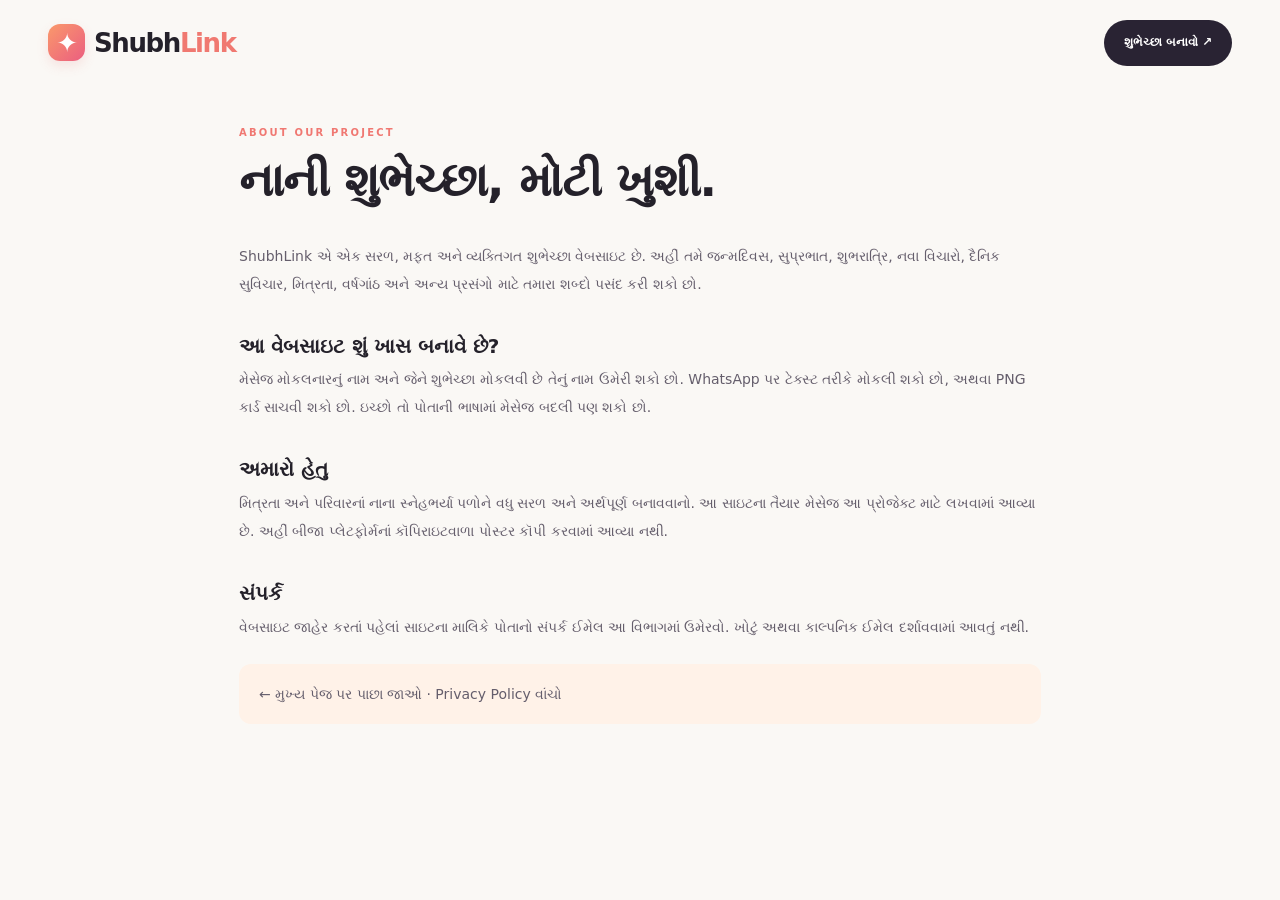
<file: about.html>
<!doctype html><html lang="gu"><head><meta charset="utf-8"><meta name="viewport" content="width=device-width,initial-scale=1"><meta name="theme-color" content="#faf8f5"><meta name="description" content="ShubhLink વિશે જાણો: વ્યક્તિગત શુભેચ્છા અને દૈનિક સુવિચાર શેર કરવાની મફત વેબસાઇટ."><link rel="icon" href="icon.svg" type="image/svg+xml"><link rel="stylesheet" href="styles.css"><title>અમારા વિશે | ShubhLink</title>  <script async src="https://pagead2.googlesyndication.com/pagead/js/adsbygoogle.js?client=ca-pub-5145666671514627" crossorigin="anonymous"></script>
</head><body><header class="site-header"><a class="brand" href="index.html"><span class="brand-icon">✦</span><span>Shubh<span class="brand-em">Link</span></span></a><a href="index.html#create" class="nav-cta">શુભેચ્છા બનાવો ↗</a></header><main class="legal-wrap"><span class="small-head">ABOUT OUR PROJECT</span><h1>નાની શુભેચ્છા, મોટી ખુશી.</h1><p>ShubhLink એ એક સરળ, મફત અને વ્યક્તિગત શુભેચ્છા વેબસાઇટ છે. અહીં તમે જન્મદિવસ, સુપ્રભાત, શુભરાત્રિ, નવા વિચારો, દૈનિક સુવિચાર, મિત્રતા, વર્ષગાંઠ અને અન્ય પ્રસંગો માટે તમારા શબ્દો પસંદ કરી શકો છો.</p><h2>આ વેબસાઇટ શું ખાસ બનાવે છે?</h2><p>મેસેજ મોકલનારનું નામ અને જેને શુભેચ્છા મોકલવી છે તેનું નામ ઉમેરી શકો છો. WhatsApp પર ટેક્સ્ટ તરીકે મોકલી શકો છો, અથવા PNG કાર્ડ સાચવી શકો છો. ઇચ્છો તો પોતાની ભાષામાં મેસેજ બદલી પણ શકો છો.</p><h2>અમારો હેતુ</h2><p>મિત્રતા અને પરિવારનાં નાના સ્નેહભર્યા પળોને વધુ સરળ અને અર્થપૂર્ણ બનાવવાનો. આ સાઇટના તૈયાર મેસેજ આ પ્રોજેક્ટ માટે લખવામાં આવ્યા છે. અહીં બીજા પ્લેટફોર્મનાં કૉપિરાઇટવાળા પોસ્ટર કૉપી કરવામાં આવ્યા નથી.</p><h2>સંપર્ક</h2><p>વેબસાઇટ જાહેર કરતાં પહેલાં સાઇટના માલિકે પોતાનો સંપર્ક ઈમેલ આ વિભાગમાં ઉમેરવો. ખોટું અથવા કાલ્પનિક ઈમેલ દર્શાવવામાં આવતું નથી.</p><p class="legal-note"><a href="index.html">← મુખ્ય પેજ પર પાછા જાઓ</a> · <a href="privacy.html">Privacy Policy વાંચો</a></p></main></body></html>
</file>
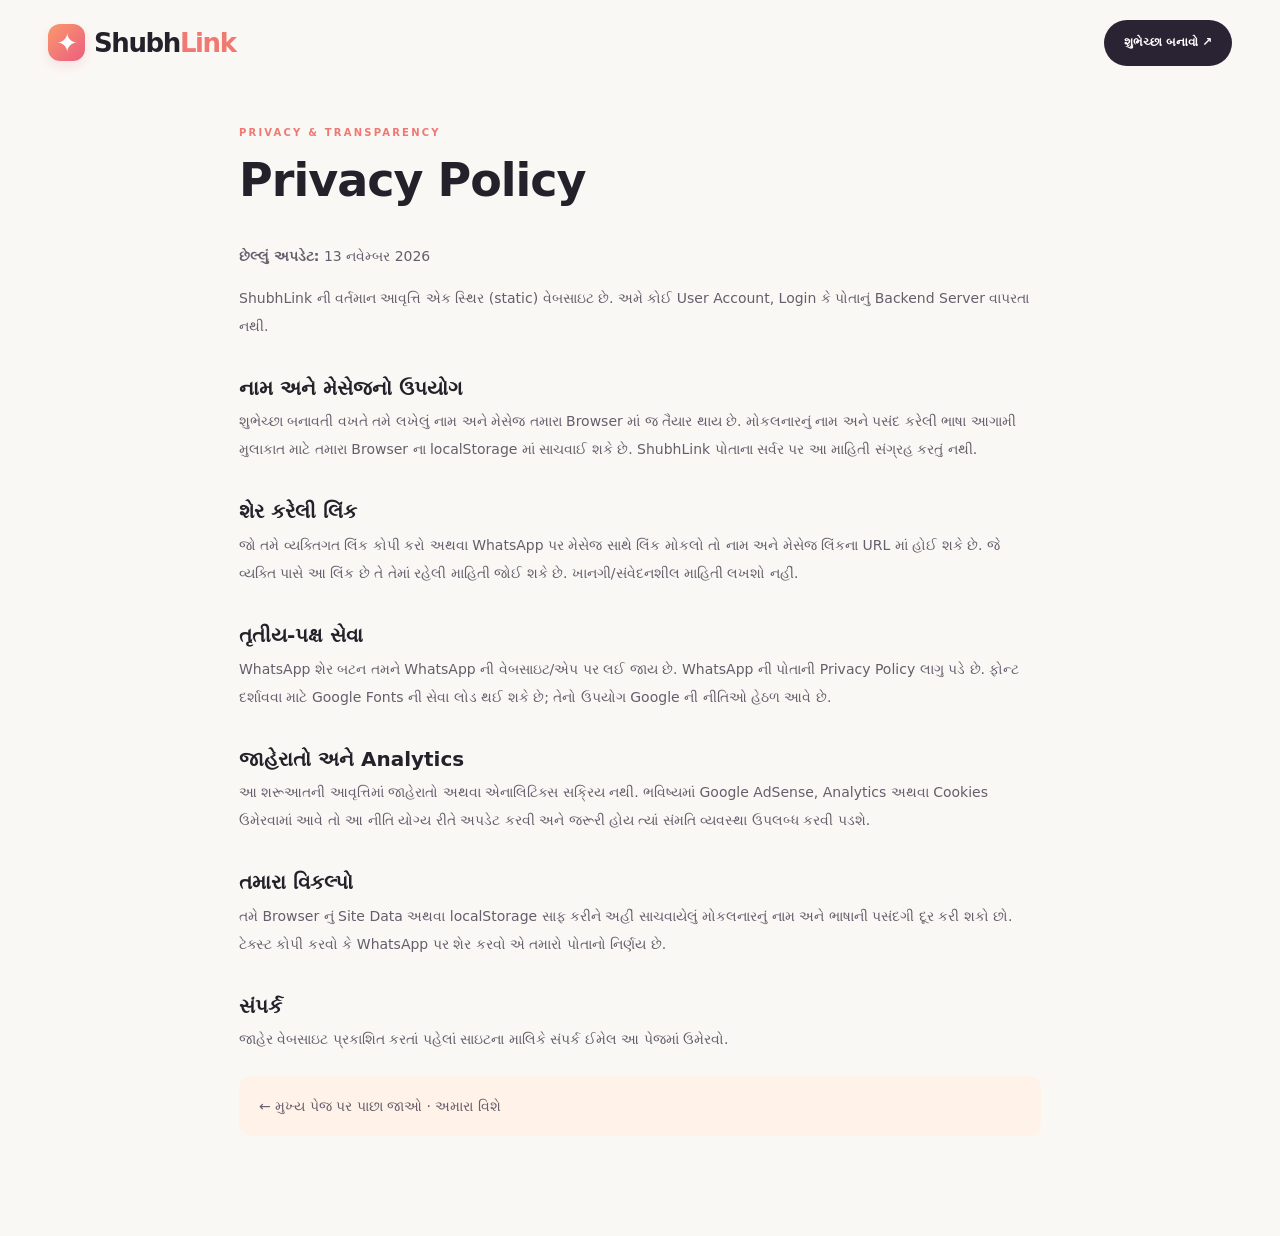
<file: privacy.html>
<!doctype html><html lang="gu"><head><meta charset="utf-8"><meta name="viewport" content="width=device-width,initial-scale=1"><meta name="theme-color" content="#faf8f5"><meta name="description" content="ShubhLink Privacy Policy: નામ કેવી રીતે વપરાય છે, સ્થાનિક સ્ટોરેજ અને WhatsApp શેરિંગ વિશે જાણો."><link rel="icon" href="icon.svg" type="image/svg+xml"><link rel="stylesheet" href="styles.css"><title>Privacy Policy | ShubhLink</title>  <script async src="https://pagead2.googlesyndication.com/pagead/js/adsbygoogle.js?client=ca-pub-5145666671514627" crossorigin="anonymous"></script>
</head><body><header class="site-header"><a class="brand" href="index.html"><span class="brand-icon">✦</span><span>Shubh<span class="brand-em">Link</span></span></a><a href="index.html#create" class="nav-cta">શુભેચ્છા બનાવો ↗</a></header><main class="legal-wrap"><span class="small-head">PRIVACY & TRANSPARENCY</span><h1>Privacy Policy</h1><p><strong>છેલ્લું અપડેટ:</strong> 13 નવેમ્બર 2026</p><p>ShubhLink ની વર્તમાન આવૃત્તિ એક સ્થિર (static) વેબસાઇટ છે. અમે કોઈ User Account, Login કે પોતાનું Backend Server વાપરતા નથી.</p><h2>નામ અને મેસેજનો ઉપયોગ</h2><p>શુભેચ્છા બનાવતી વખતે તમે લખેલું નામ અને મેસેજ તમારા Browser માં જ તૈયાર થાય છે. મોકલનારનું નામ અને પસંદ કરેલી ભાષા આગામી મુલાકાત માટે તમારા Browser ના localStorage માં સાચવાઈ શકે છે. ShubhLink પોતાના સર્વર પર આ માહિતી સંગ્રહ કરતું નથી.</p><h2>શેર કરેલી લિંક</h2><p>જો તમે વ્યક્તિગત લિંક કોપી કરો અથવા WhatsApp પર મેસેજ સાથે લિંક મોકલો તો નામ અને મેસેજ લિંકના URL માં હોઈ શકે છે. જે વ્યક્તિ પાસે આ લિંક છે તે તેમાં રહેલી માહિતી જોઈ શકે છે. ખાનગી/સંવેદનશીલ માહિતી લખશો નહીં.</p><h2>તૃતીય-પક્ષ સેવા</h2><p>WhatsApp શેર બટન તમને WhatsApp ની વેબસાઇટ/એપ પર લઈ જાય છે. WhatsApp ની પોતાની Privacy Policy લાગુ પડે છે. ફોન્ટ દર્શાવવા માટે Google Fonts ની સેવા લોડ થઈ શકે છે; તેનો ઉપયોગ Google ની નીતિઓ હેઠળ આવે છે.</p><h2>જાહેરાતો અને Analytics</h2><p>આ શરૂઆતની આવૃત્તિમાં જાહેરાતો અથવા એનાલિટિક્સ સક્રિય નથી. ભવિષ્યમાં Google AdSense, Analytics અથવા Cookies ઉમેરવામાં આવે તો આ નીતિ યોગ્ય રીતે અપડેટ કરવી અને જરૂરી હોય ત્યાં સંમતિ વ્યવસ્થા ઉપલબ્ધ કરવી પડશે.</p><h2>તમારા વિકલ્પો</h2><p>તમે Browser નું Site Data અથવા localStorage સાફ કરીને અહીં સાચવાયેલું મોકલનારનું નામ અને ભાષાની પસંદગી દૂર કરી શકો છો. ટેક્સ્ટ કોપી કરવો કે WhatsApp પર શેર કરવો એ તમારો પોતાનો નિર્ણય છે.</p><h2>સંપર્ક</h2><p>જાહેર વેબસાઇટ પ્રકાશિત કરતાં પહેલાં સાઇટના માલિકે સંપર્ક ઈમેલ આ પેજમાં ઉમેરવો.</p><p class="legal-note"><a href="index.html">← મુખ્ય પેજ પર પાછા જાઓ</a> · <a href="about.html">અમારા વિશે</a></p></main></body></html>
</file>
<file: styles.css>
:root{--ink:#24212a;--muted:#756e7b;--bg:#faf8f5;--line:#eae6e2;--coral:#f26d65;--purple:#6a4ad9;--font:'Noto Sans Gujarati','Manrope',system-ui,sans-serif;--latin:'Manrope','Noto Sans Gujarati',system-ui,sans-serif}*{box-sizing:border-box}html{scroll-behavior:smooth;scroll-padding-top:85px}body{margin:0;color:var(--ink);font-family:var(--font);background:var(--bg);line-height:1.65;-webkit-font-smoothing:antialiased}button,input,textarea,select{font:inherit}button,a{-webkit-tap-highlight-color:transparent}button{cursor:pointer}a{color:inherit;text-decoration:none}a:focus-visible,button:focus-visible,textarea:focus-visible,select:focus-visible,input:focus-visible{outline:3px solid #f8ae75;outline-offset:3px}button:disabled{cursor:not-allowed;opacity:.5}h1,h2,h3,p{margin-top:0}h1,h2{line-height:1.33}h2{font-size:clamp(26px,3vw,43px);letter-spacing:-1.6px;margin-bottom:6px}h2 em,h1 em{font-style:normal;color:#f4817b}h3{line-height:1.45}.wrap{max-width:1240px;padding-left:28px;padding-right:28px;margin:0 auto}.announcement{font:700 11px/1.5 var(--latin);letter-spacing:.2px;background:#2d223c;color:#fff8f2;text-align:center;padding:9px 10px}.announcement .sun{color:#feb884;font-size:15px;margin:0 9px}.announce-dot{color:#d28adf;margin:0 9px}.site-header{max-width:1240px;margin:auto;padding:20px 28px;display:flex;align-items:center;justify-content:space-between;gap:20px}.brand{display:inline-flex;align-items:center;gap:9px;white-space:nowrap;font:800 26px/1 var(--latin);letter-spacing:-1.4px}.brand-icon{width:37px;height:37px;display:grid;place-items:center;border-radius:12px;background:linear-gradient(135deg,#fa996b,#eb5e80);color:#fff;font-size:26px;box-shadow:0 5px 12px #e8757629}.brand-em{color:#f07971}.brand-reg{font:700 10px var(--latin);align-self:flex-start;margin-top:5px;color:#c1aab4}.header-nav{display:flex;gap:30px;align-items:center;font-size:13px;font-weight:700;color:#625b64}.header-nav a:hover,.text-link:hover{color:#f26d65}.nav-cta{font-size:12px;font-weight:800;background:#292333;color:#fff;padding:13px 20px;border-radius:100px;white-space:nowrap}.nav-cta span{margin-left:9px}.nav-cta:hover{background:#44345d}.hero{position:relative;display:grid;grid-template-columns:1.02fr .98fr;min-height:540px;border-radius:30px;background:radial-gradient(circle at 78% 30%,#665186 0,#493660 28%,transparent 54%),linear-gradient(124deg,#31243e,#392e52 67%,#513c6f);overflow:hidden;color:#fff;padding-top:66px;padding-bottom:50px;margin-top:8px}.hero:after{content:'';position:absolute;width:420px;height:420px;left:35%;bottom:-300px;border:1px solid #ffffff20;border-radius:50%}.hero-content{position:relative;z-index:3;max-width:570px;align-self:center;padding-left:34px}.eyebrow{font:800 10px/1.4 var(--latin);letter-spacing:2px;color:#ffc7ba;margin-bottom:19px}.eyebrow-bloom{font-size:18px;vertical-align:middle;margin-right:7px}.hero h1{font-size:clamp(38px,4.1vw,64px);letter-spacing:-2.9px;line-height:1.36;font-weight:800;margin-bottom:16px}.hero h1 em{color:#ffbc9c}.hero-description{font-size:15px;line-height:1.95;color:#e4dce8;max-width:510px;margin-bottom:24px}.hero-cta-row{display:flex;align-items:center;gap:27px;flex-wrap:wrap}.primary-button{display:inline-flex;align-items:center;gap:26px;border-radius:60px;padding:14px 21px;background:linear-gradient(135deg,#ffb384,#ff847c);color:#322238;font-size:13px;font-weight:800;box-shadow:0 10px 25px #21112733}.primary-button span{font-size:20px}.primary-button:hover{filter:brightness(1.06);transform:translateY(-1px)}.text-link{font-size:12px;font-weight:800;color:#f6ebee}.text-link span{margin-left:7px}.hero-points{display:flex;flex-wrap:wrap;gap:12px 22px;margin-top:25px;font-size:11px;color:#d9ccdf}.hero-illustration{position:relative;min-height:440px}.orbit{position:absolute;border:1px solid #ffffff21;border-radius:50%;inset:12px 12px 12px 8px;transform:rotate(18deg)}.orbit-two{inset:49px -35px -80px 60px;border-color:#ffffff14}.note{position:absolute;box-shadow:0 28px 50px #170b3044}.note-back{width:220px;height:290px;background:#f9eee3;color:#524057;border-radius:24px;transform:rotate(13deg);right:18px;top:115px;text-align:center;padding:32px 18px}.note-mini{font:800 8px var(--latin);letter-spacing:1.5px}.note-back-emoji{font-size:68px;margin-top:31px}.note-back p{font-size:14px;font-weight:800;margin-top:12px}.note-front{width:295px;min-height:410px;background:linear-gradient(152deg,#fff1e2,#ffe3d9 55%,#f7c3cd);color:#533953;border-radius:28px;left:50px;top:5px;padding:27px;text-align:center;transform:rotate(-8deg);border:6px solid #ffffff73}.note-top{display:flex;justify-content:space-between;font-size:11px;font-weight:700;color:#95717e}.note-icon{font-size:66px;margin:22px auto 7px}.note-big{font-size:26px;font-weight:800}.note-front p{font-size:14px;line-height:1.8;margin:10px 0 22px}.note-sign{border-top:1px solid #b8838a55;padding-top:13px;font-size:11px;line-height:1.8}.note-sign strong{font-size:12px}.hero-spark{position:absolute;z-index:2;color:#ffb9a7}.spark1{font-size:45px;top:11%;right:15%}.spark2{font-size:35px;bottom:5%;left:8%}.spark3{font-size:30px;bottom:19%;right:2%}.hero-send{position:absolute;bottom:21px;right:56px;background:#fcf7ef;color:#594859;border-radius:30px;padding:13px 17px;font:800 11px var(--latin);z-index:5;transform:rotate(-5deg);box-shadow:0 7px 18px #120d253b}.hero-send span{margin-left:5px}.quick-promise{display:grid;grid-template-columns:repeat(3,1fr);gap:20px;margin-top:25px;margin-bottom:86px}.quick-promise>div{display:flex;align-items:center;gap:9px;justify-content:center;border-right:1px solid #e5dee4}.quick-promise>div:last-child{border-right:none}.promise-icon{width:40px;height:40px;display:grid;place-items:center;border-radius:12px;background:#fce8e6;color:#db6a67;font:700 23px var(--latin);flex:none}.quick-promise strong{font:800 13px var(--latin);white-space:nowrap}.quick-promise small{font-size:11px;color:var(--muted)}.section-intro{display:flex;align-items:end;justify-content:space-between;gap:24px;margin-bottom:27px}.section-intro p{color:var(--muted);font-size:13px;margin:0 0 9px}.small-head{display:block;color:#f07872;font:800 10px/1.3 var(--latin);letter-spacing:2.2px;margin-bottom:11px}.category-grid{display:grid;grid-template-columns:repeat(5,minmax(0,1fr));gap:14px}.category-tile{border:1px solid var(--line);background:#fff;border-radius:20px;text-align:left;padding:21px 17px;transition:transform .2s,border-color .2s,box-shadow .2s;min-height:160px}.category-tile:hover{transform:translateY(-4px);border-color:#f3c3be;box-shadow:0 13px 25px #3524340d}.tile-icon{display:grid;place-items:center;width:52px;height:52px;border-radius:17px;font-size:27px;margin-bottom:13px}.tile-pink{background:#ffe6ed}.tile-yellow{background:#fff3d8}.tile-lavender{background:#efebff}.tile-mint{background:#dff6ec}.tile-blue{background:#e1efff}.tile-peach{background:#ffecdf}.category-tile strong{display:block;font-size:14px;margin-bottom:4px}.category-tile small{color:#8d8791;font-size:10px}.tile-arrow{float:right;font:700 14px var(--latin);color:#b4aeb9}.today-section{display:grid;grid-template-columns:.85fr 1.15fr;gap:40px;align-items:center;margin-top:94px;margin-bottom:94px}.today-left h2{margin-top:18px}.today-left p{font-size:14px;color:var(--muted);margin-top:13px}.daily-badge{display:inline-flex;align-items:center;gap:8px;color:#8d6a59;background:#fff0e6;border-radius:30px;padding:7px 13px;font:800 10px/1.3 var(--latin);letter-spacing:1px}.today-button{border:none;background:#252035;color:#fff;border-radius:50px;padding:13px 20px;font-weight:800;font-size:12px;margin-top:10px}.today-button span{margin-left:14px}.today-button:hover{background:#4b355e}.today-quote{position:relative;min-height:244px;display:flex;flex-direction:column;justify-content:center;border:1px solid #f4dacd;border-radius:25px;background:linear-gradient(125deg,#fff8ee,#ffece7);padding:32px 44px;overflow:hidden}.today-quote:after{content:'✺';font:180px/1 var(--latin);color:#f8c2b344;position:absolute;right:-14px;bottom:-62px}.today-quotation{font:900 62px/1 var(--latin);color:#f38e76}.today-quote p{font-size:clamp(16px,1.8vw,22px);line-height:1.7;font-weight:800;max-width:530px;margin:1px 0 24px;position:relative;z-index:1}.quote-foot{display:flex;justify-content:space-between;gap:15px;color:#b47472;font-size:10px;font-weight:700;position:relative;z-index:1}.creator-section{padding-top:2px}.creator-heading{margin-bottom:28px}.creator-layout{display:grid;grid-template-columns:minmax(0,1.12fr) minmax(340px,.88fr);gap:24px;align-items:start}.studio-panel,.preview-panel{background:white;border:1px solid var(--line);border-radius:24px;padding:27px;box-shadow:0 12px 35px #3e32410a}.preview-panel{position:sticky;top:14px}.studio-header{display:flex;align-items:center;gap:13px;margin-bottom:23px}.step-pip{width:34px;height:34px;border-radius:12px;background:#fff0e9;color:#e7786b;display:grid;place-items:center;flex:none;font:800 12px var(--latin)}.studio-header h3{font-size:17px;margin:0 0 2px}.studio-header p{font-size:12px;color:var(--muted);margin:0}.filter-row{display:grid;grid-template-columns:1fr 1fr;gap:7px 13px}.field-label{font-size:11px;font-weight:800;color:#5b5361}.filter-row select,.name-fields input,.search-bar input,.custom-label+textarea{width:100%;background:#fdfcfb;border:1px solid #eae5e6;border-radius:12px;padding:11px 13px;font-size:13px;color:#312c38;outline-color:#e6a7a1}.filter-row select{appearance:auto;height:45px}.search-bar{display:flex;align-items:center;border:1px solid #eae5e6;background:#fdfcfb;border-radius:12px;padding-left:12px;margin-top:13px;color:#aaa3a9}.search-bar span{font:500 28px/1 var(--latin)}.search-bar input{border:none;background:transparent;outline:none;height:43px}.template-heading{display:flex;justify-content:space-between;align-items:center;margin:24px 0 12px;font-size:12px;font-weight:800}.template-count{font:600 11px var(--latin);color:var(--muted)}.template-grid{display:grid;grid-template-columns:1fr 1fr;gap:10px}.template-item{min-height:122px;border:1px solid #eae6e6;background:#fff;border-radius:14px;padding:14px 13px;text-align:left;display:flex;flex-direction:column;justify-content:space-between;gap:9px;transition:border-color .2s,background .2s}.template-item:hover{background:#fffbfa;border-color:#f3bbb5}.template-item.active{border:2px solid #f18e83;background:#fff8f5;padding:13px 12px}.template-item span{font-size:12px;line-height:1.7;display:-webkit-box;-webkit-line-clamp:3;-webkit-box-orient:vertical;overflow:hidden}.template-item small{color:#dc8d77;font:800 10px var(--latin)}.empty-state{grid-column:1/-1;border:1px dashed #e9dce0;padding:26px;text-align:center;border-radius:14px;font-size:13px;color:var(--muted)}.random-button{border:1px dashed #d4bdc1;background:#fffaf8;color:#a5646b;border-radius:12px;padding:12px;width:100%;margin-top:13px;font-size:12px;font-weight:700}.random-button:hover{background:#ffece9}.form-divider{height:1px;background:var(--line);margin:26px 0}.name-fields{display:grid;grid-template-columns:1fr 1fr;gap:13px;margin-bottom:17px}.name-fields label{font-size:11px;font-weight:800}.name-fields small,.custom-label small{color:#a49da4;font-weight:500}.name-fields input{display:block;margin-top:7px}.custom-label{display:block;font-size:12px;font-weight:800;margin-bottom:8px}.custom-label+textarea{min-height:100px;resize:vertical;line-height:1.75}.style-picker{margin-top:19px;display:flex;justify-content:space-between;align-items:center;gap:15px;font-size:12px;font-weight:800}.swatches{display:flex;gap:10px}.swatch{width:29px;height:29px;border-radius:50%;border:3px solid white;box-shadow:0 0 0 1px #ddd4d9}.swatch.active{box-shadow:0 0 0 2px #2f2a3a,0 0 0 5px #fff}.swatch.rose{background:linear-gradient(130deg,#fff0e5,#ffb4cb)}.swatch.sunshine{background:linear-gradient(130deg,#fff9db,#ffbd6f)}.swatch.mint{background:linear-gradient(130deg,#e2fff4,#8bd6cc)}.swatch.violet{background:linear-gradient(130deg,#f4ebff,#c7b7fa)}.swatch.midnight{background:linear-gradient(130deg,#2a3c6a,#855ab0)}.preview-header{display:flex;justify-content:space-between;align-items:center;margin-bottom:18px}.preview-header>div{display:flex;align-items:center;gap:9px;font-size:14px}.preview-hint{font:800 10px var(--latin);color:#3aab7e;letter-spacing:1px}.live-dot{display:inline-block;width:7px;height:7px;border-radius:50%;background:#59be94;margin-right:4px}.wish-card{position:relative;isolation:isolate;border-radius:21px;overflow:hidden;display:flex;align-items:center;justify-content:center;flex-direction:column;text-align:center;min-height:440px;padding:27px 35px 33px;background:linear-gradient(150deg,#fff8ea,#ffe7df 60%,#f5c8d0);color:#533b53;border:1px solid #fff1e5;transition:background .25s,color .25s}.wish-card:before,.wish-card:after{content:'';position:absolute;pointer-events:none;z-index:-1;border:1px solid currentColor;opacity:.07;border-radius:50%}.wish-card:before{width:310px;height:310px;top:-170px;left:-105px}.wish-card:after{width:350px;height:350px;bottom:-240px;right:-140px}.wish-card.theme-sunshine{background:linear-gradient(145deg,#fffbe6,#fff0c1 52%,#ffc778);color:#6c4a35}.wish-card.theme-mint{background:linear-gradient(145deg,#f1fff8,#d6f9e9 58%,#a4e1d8);color:#2b6258}.wish-card.theme-violet{background:linear-gradient(145deg,#fdf8ff,#ece1ff 55%,#d5c1f1);color:#5b4380}.wish-card.theme-midnight{background:linear-gradient(145deg,#202d5c,#433878 65%,#785b9e);color:#f9f5ff;border-color:#5c4c83}.card-pattern{position:absolute;opacity:.28}.pattern-a{font-size:54px;top:46px;right:22px}.pattern-b{font-size:63px;left:22px;bottom:30px}.card-topline{width:100%;display:flex;justify-content:space-between;align-items:center;gap:8px;font:800 9px var(--latin);letter-spacing:2px;opacity:.7;margin-bottom:20px}.card-topline span:first-child,.card-topline span:last-child{font-size:20px}.card-emoji{font-size:63px;line-height:1.2;margin-bottom:14px}.card-title{font-size:clamp(19px,2vw,25px);font-weight:800;margin-bottom:11px;line-height:1.5}.card-recipient{display:inline-block;border:1px solid currentColor;border-radius:25px;padding:3px 11px;margin-bottom:10px;font-size:12px;font-weight:800;opacity:.82}.card-message{font-size:clamp(13px,1.35vw,15px);line-height:2;max-width:355px;white-space:pre-line;overflow-wrap:anywhere;margin:3px auto 14px;font-weight:600}.card-sep{letter-spacing:8px;font-size:12px;opacity:.55}.card-sender{font-size:11px;margin:13px 0 25px;min-height:17px;white-space:pre-line;line-height:1.9;font-weight:700;overflow-wrap:anywhere}.card-brand{position:absolute;bottom:14px;letter-spacing:1.4px;font:800 9px var(--latin);opacity:.58}.card-brand span{color:#fc8b79}.preview-tip{font-size:11px;color:#8f8791;text-align:center;margin:14px 0 18px;line-height:1.8}.whatsapp-button{border:none;width:100%;border-radius:13px;padding:15px;background:#1dab68;color:#fff;font-size:13px;font-weight:800;display:flex;align-items:center;justify-content:center;gap:9px}.whatsapp-button:hover{background:#169257}.wa-mark{font-size:20px}.whatsapp-button>span:last-child{font-size:19px;margin-left:auto}.secondary-actions{display:grid;grid-template-columns:1fr 1fr;gap:9px;margin-top:10px}.secondary-actions button,.link-action{background:#fff;border:1px solid #e6e0e5;border-radius:12px;padding:12px 8px;font-size:12px;font-weight:800;color:#554b59}.secondary-actions button:hover,.link-action:hover{background:#fff4f0}.link-action{width:100%;margin-top:10px}.share-feedback{font-size:11px;color:#469771;text-align:center;min-height:18px;margin:10px 0 0}.recipient-banner{padding:16px 20px;background:#fff3e9;border:1px solid #f9d6c8;border-radius:16px;margin-bottom:22px;display:flex;justify-content:space-between;align-items:center;gap:15px}.recipient-banner[hidden]{display:none}.recipient-banner strong{font-size:14px}.recipient-banner p{margin:5px 0 0;font-size:12px;color:#936e68}.banner-action{background:#37283f;color:#fff;border:0;border-radius:30px;padding:10px 14px;font-weight:800;font-size:12px;white-space:nowrap}.how-section{margin-top:100px;margin-bottom:94px}.how-grid{display:grid;grid-template-columns:repeat(3,1fr);gap:17px}.how-grid article{background:white;border:1px solid var(--line);border-radius:20px;padding:25px;min-height:222px}.how-icon{display:grid;place-items:center;width:48px;height:48px;border-radius:15px;background:#fff0ea;color:#d86e68;font:700 26px var(--latin);margin-bottom:14px}.how-grid article>span{font:800 10px var(--latin);letter-spacing:1px;color:#de9285}.how-grid h3{margin:10px 0 7px;font-size:17px}.how-grid p{font-size:12px;color:var(--muted);line-height:1.9;margin:0}.bottom-cta{position:relative;min-height:238px;background:linear-gradient(105deg,#51365c,#352a58);border-radius:24px;color:#fff;display:flex;justify-content:space-between;align-items:center;gap:20px;padding-top:36px;padding-bottom:36px;overflow:hidden}.bottom-cta:after{content:'✺';position:absolute;right:18%;top:-100px;font:330px/1 var(--latin);color:#ffffff0a;pointer-events:none}.bottom-cta>div:not(.cta-star){z-index:1}.bottom-cta>div>span{font:800 10px var(--latin);letter-spacing:2px;color:#e2adc0}.bottom-cta h2{margin-top:10px;font-size:clamp(25px,3vw,39px)}.bottom-cta h2 em{color:#ffc098}.cta-star{font-size:76px;color:#f7b3aa;z-index:1;margin-right:7px}.white-button{display:inline-block;background:white;color:#392e44;border-radius:45px;padding:13px 23px;font-size:13px;font-weight:800;z-index:1;white-space:nowrap}.white-button:hover{background:#ffe4cf}.site-footer{margin-top:70px}.footer-primary{display:flex;justify-content:space-between;gap:25px;padding-bottom:33px}.footer-primary p{font-size:12px;color:var(--muted);margin:15px 0 0}.footer-links{display:flex;align-items:center;gap:25px;font-size:12px;font-weight:700;color:#625969}.footer-links a:hover{color:#e67c75}.footer-bottom{border-top:1px solid #eae4e6;padding:18px 0 28px;display:flex;justify-content:space-between;gap:20px;font:600 10px var(--latin);color:#9a939c}.legal-wrap{max-width:850px;margin:40px auto 100px;padding:0 24px}.legal-wrap h1{font-size:clamp(29px,4vw,46px);letter-spacing:-1px}.legal-wrap h2{font-size:20px;margin-top:35px;letter-spacing:0}.legal-wrap p,.legal-wrap li{color:#655e6c;font-size:14px;line-height:2}.legal-wrap .legal-note{background:#fff2e8;border-radius:12px;padding:16px 20px;margin-top:23px}
@media(max-width:1020px){.hero-content{padding-left:10px}.hero h1{font-size:clamp(36px,4.3vw,56px)}.note-front{left:12px}.note-back{right:-11px}.hero-send{right:14px}.category-grid{grid-template-columns:repeat(5,1fr)}.category-tile{padding:16px 11px}.creator-layout{grid-template-columns:1fr 1fr;gap:14px}.studio-panel,.preview-panel{padding:20px}.card-message{font-size:12px}.wish-card{padding:24px 20px}}
@media(max-width:760px){.wrap{padding-left:18px;padding-right:18px}.site-header{padding:15px 18px}.brand{font-size:22px}.brand-icon{width:33px;height:33px;font-size:23px}.header-nav{display:none}.nav-cta{font-size:11px;padding:10px 13px}.hero{display:flex;flex-direction:column;padding-top:45px;padding-bottom:0;margin-top:2px;border-radius:22px;min-height:0}.hero-content{padding-left:6px;padding-right:6px}.hero h1{font-size:clamp(35px,7vw,53px);letter-spacing:-1.8px}.hero-description{font-size:13px}.hero-illustration{min-height:370px;margin-top:18px}.note-front{left:calc(50% - 148px);width:280px;top:9px;transform:rotate(-7deg);min-height:350px;padding:20px}.note-icon{font-size:48px;margin:15px auto 4px}.note-big{font-size:22px}.note-front p{font-size:13px;margin:9px 0}.note-back{right:8%;top:82px;width:165px;height:222px;padding:20px 10px}.note-back-emoji{font-size:42px}.hero-send{bottom:8px;right:8%;padding:9px 14px}.quick-promise{grid-template-columns:1fr 1fr 1fr;gap:8px;margin-top:25px;margin-bottom:60px}.quick-promise>div{flex-direction:column;align-items:center;text-align:center;gap:5px}.quick-promise strong{font-size:10px}.quick-promise small{font-size:9px}.promise-icon{width:37px;height:37px}.category-grid{grid-template-columns:repeat(2,minmax(0,1fr))}.category-tile{min-height:142px;padding:15px}.section-intro{display:block}.section-intro p{margin-top:14px}.today-section{grid-template-columns:1fr;gap:24px;margin-top:60px;margin-bottom:65px}.today-quote{padding:25px;min-height:215px}.creator-layout{grid-template-columns:1fr}.studio-panel,.preview-panel{padding:19px}.preview-panel{position:static}.wish-card{max-width:490px;margin:0 auto;min-height:425px}.card-message{font-size:14px}.how-section{margin-top:75px;margin-bottom:60px}.how-grid{grid-template-columns:1fr;gap:11px}.how-grid article{min-height:0}.bottom-cta{display:block;min-height:220px;padding-top:35px;padding-bottom:35px}.cta-star{position:absolute;right:35px;top:15px;font-size:45px}.white-button{margin-top:15px}.site-footer{margin-top:55px}.footer-primary,.footer-bottom{flex-direction:column}.footer-links{flex-wrap:wrap;gap:16px}.footer-bottom{gap:8px}}
@media(max-width:410px){.announcement{font-size:9px}.hero{padding-top:34px}.hero h1{font-size:34px}.hero-cta-row{gap:14px}.hero-points{gap:7px 12px;font-size:10px}.text-link{font-size:11px}.hero-illustration{min-height:346px}.note-front{width:235px;min-height:316px;left:calc(50% - 125px)}.note-back{right:-3%;width:150px;top:65px}.note-front p{font-size:12px}.note-sign{font-size:10px}.category-tile strong{font-size:12px}.studio-panel,.preview-panel{padding:15px}.name-fields,.template-grid{gap:8px}.name-fields{grid-template-columns:1fr}.template-item{min-height:135px}.whatsapp-button{font-size:12px}.card-title{font-size:20px}.card-message{font-size:12px}.wish-card{padding:20px;min-height:394px}.recipient-banner{flex-direction:column;align-items:stretch}}
@media(prefers-reduced-motion:reduce){*,*:before,*:after{scroll-behavior:auto!important;transition:none!important}}
</file>
